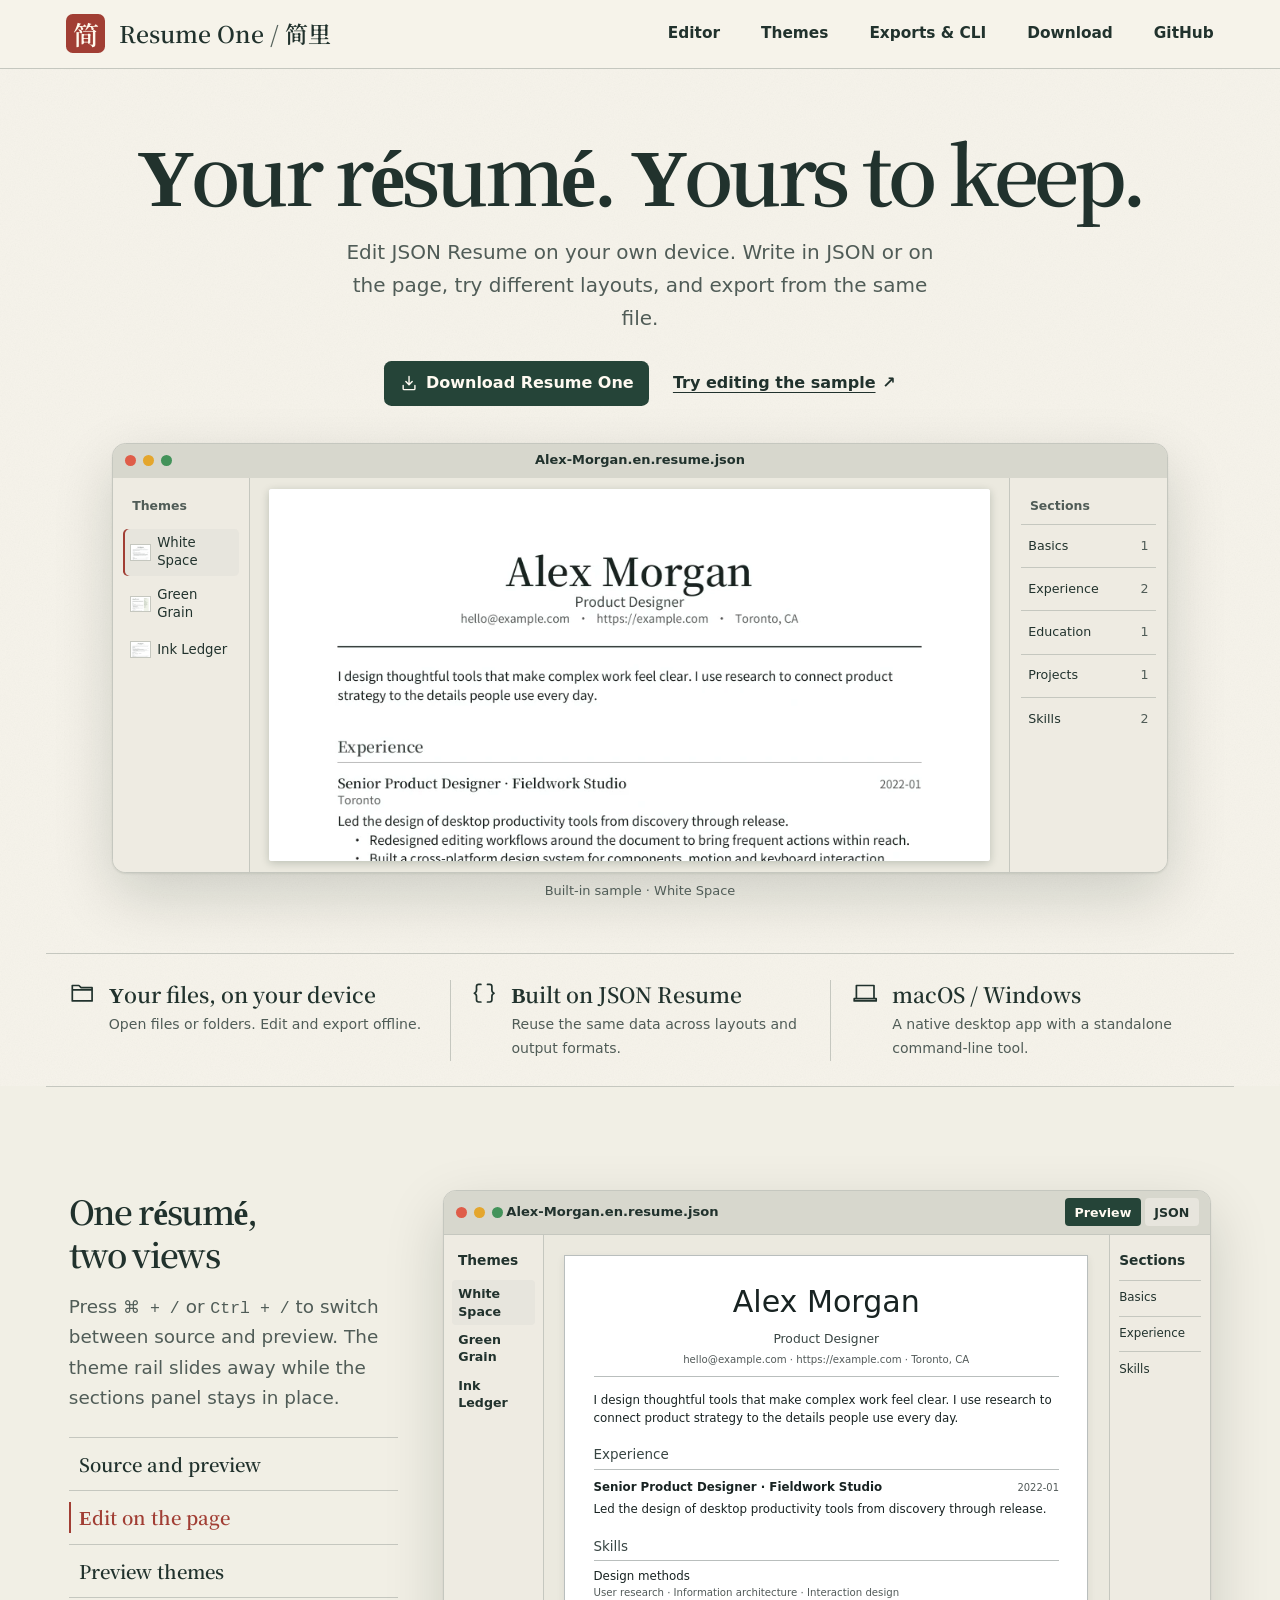
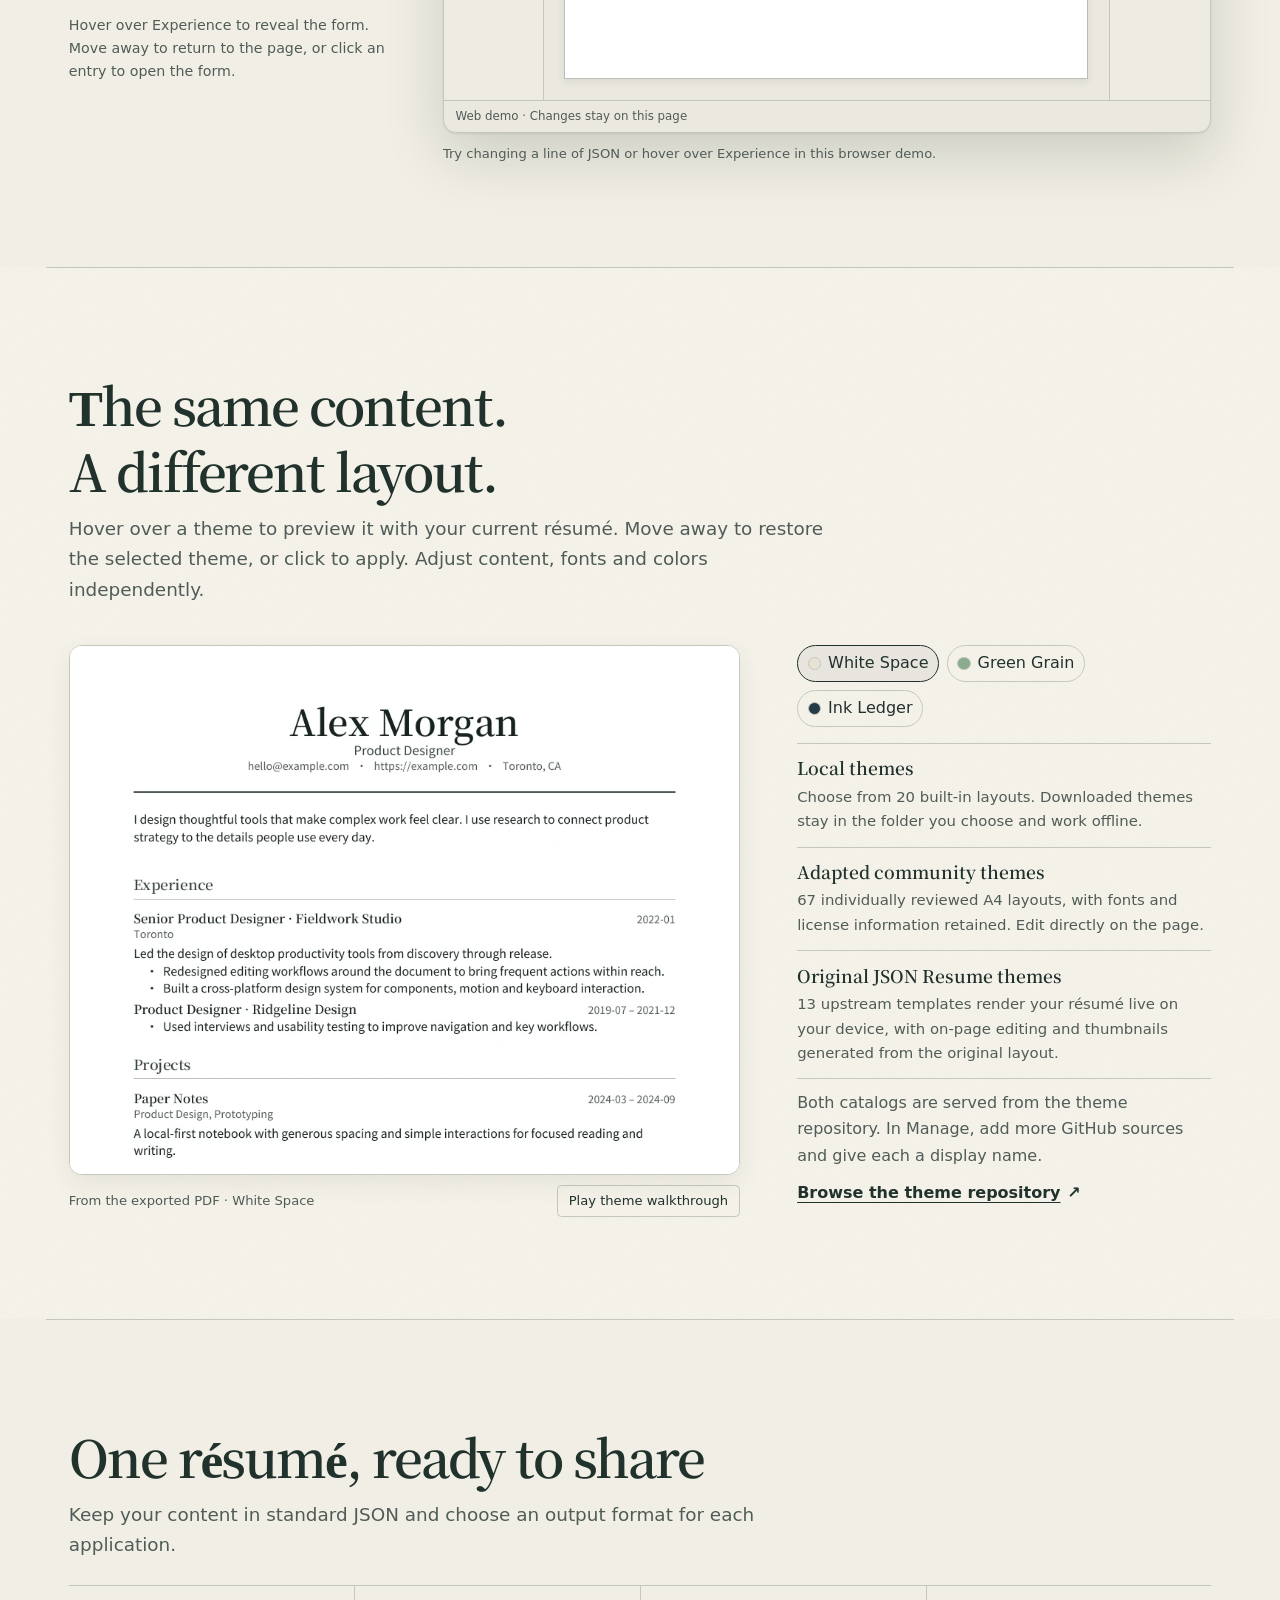
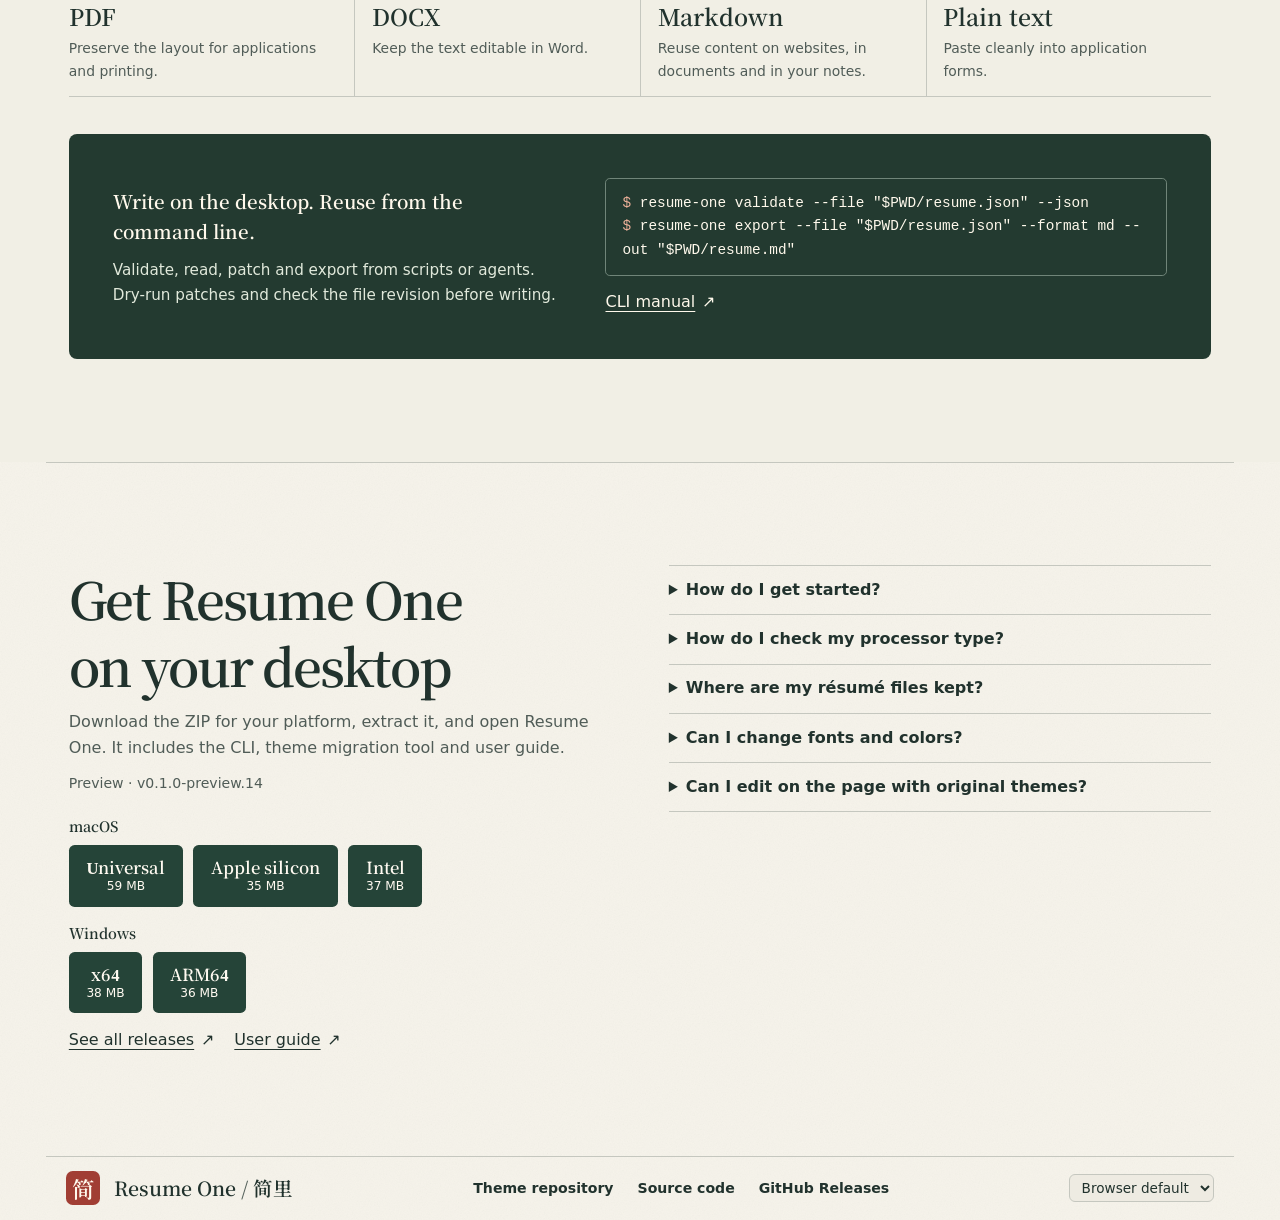
<file: site/index.html>
<!doctype html>
<html lang="zh-CN" data-resume="assets/resume.zh.json" data-site-theme="zhibai">
<head>
  <meta charset="utf-8">
  <meta name="viewport" content="width=device-width, initial-scale=1">
  <meta name="description" content="简里是 macOS 和 Windows 上的本地 JSON Resume 编辑器。编辑源码、在纸面修改、悬停试穿主题，再导出 PDF、DOCX、Markdown 或纯文本。">
  <meta name="theme-color" content="#f6f3ea">
  <title>Resume One 简里 · 本地 JSON Resume 编辑器</title>
  <link rel="alternate" hreflang="zh-CN" href="index.html?lang=zh-CN">
  <link rel="alternate" hreflang="en" href="en.html?lang=en">
  <link rel="icon" href="assets/seal.svg" type="image/svg+xml">
  <script>
    try {
      const theme = localStorage.getItem("resume-one-site-theme");
      if (theme === "qinghe" || theme === "moxu") document.documentElement.dataset.siteTheme = theme;
    } catch {}
  </script>
  <script src="language.js"></script>
  <link rel="stylesheet" href="site.css">
  <link rel="preload" href="assets/jianli-display.woff2" as="font" type="font/woff2" crossorigin>
  <script src="download.js" defer></script>
  <script src="site.js" defer></script>
</head>
<body>
  <a class="skip" href="#main">跳到正文</a>
  <header class="masthead">
    <div class="masthead-inner frame">
      <a class="brand" href="./" aria-label="Resume One 简里首页">
        <span class="seal" aria-hidden="true">简</span>
        <span>Resume One <span class="brand-divider">/</span> 简里</span>
      </a>
      <details class="mobile-menu" hidden>
        <summary>菜单</summary>
        <div class="mobile-menu-panel"></div>
      </details>
      <nav aria-label="主导航">
        <a href="#editor">编辑体验</a>
        <a href="#themes">主题</a>
        <a href="#workflow">导出与 CLI</a>
        <a id="nav-download" href="#download">下载</a>
        <a href="https://github.com/sctb512/resume-one/blob/main/README.zh-CN.md">GitHub</a>
      </nav>
    </div>
    <div class="reading-progress" aria-hidden="true"></div>
  </header>

  <span id="preview-status" class="visually-hidden" role="status"></span>

  <main id="main" tabindex="-1">
    <section class="hero frame" aria-labelledby="headline">
      <div class="hero-copy">
        <h1 id="headline"><span>把简历，</span><span>留在自己手里。</span></h1>
        <p><span class="wide-copy">在本机编辑 JSON Resume。改源码、在纸面写作、试穿主题，再从同一份简历导出。</span><span class="compact-copy">在本机编辑 JSON Resume，试穿主题，从同一份简历导出。</span></p>
        <div class="hero-actions">
          <div class="hero-download-control">
            <a class="primary" id="hero-download" href="#download">
              <svg viewBox="0 0 20 20" aria-hidden="true"><path d="M10 2.75v9m-3.5-3.5L10 12l3.5-3.75M3.5 12.75v3.5a1 1 0 0 0 1 1h11a1 1 0 0 0 1-1v-3.5"/></svg>
              <span class="wide-copy">下载简里</span>
              <span class="compact-copy">桌面版下载<small>macOS / Windows</small></span>
            </a>
          </div>
          <a class="text-link hero-demo-link" href="#editor"><span class="wide-copy">试改一处</span><span class="compact-copy">试用交互演示</span><span aria-hidden="true">↗</span></a>
        </div>
        <a class="hero-other-platforms" href="#download" hidden>选择其他平台</a>
      </div>

      <figure class="preview">
        <div class="preview-window hero-window">
          <div class="window-title">
            <span class="window-dots" aria-hidden="true"><i></i><i></i><i></i></span>
            <span>林清和.resume.json</span>
          </div>
          <div class="workspace">
            <div class="theme-options" role="group" aria-label="试穿主题">
              <span class="hero-rail-title">主题</span>
              <button type="button" data-theme-choice="zhibai" aria-pressed="true" aria-controls="preview-sheet"><img src="assets/zhibai.webp" alt="" width="26" height="21" aria-hidden="true">知白</button>
              <button type="button" data-theme-choice="qinghe" aria-pressed="false" aria-controls="preview-sheet"><img src="assets/qinghe.webp" alt="" width="26" height="21" aria-hidden="true">青禾</button>
              <button type="button" data-theme-choice="moxu" aria-pressed="false" aria-controls="preview-sheet"><img src="assets/moxu.webp" alt="" width="26" height="21" aria-hidden="true">墨序</button>
            </div>
            <div class="sheet-mat">
              <div id="preview-sheet" class="sample-sheet hero-sheet" role="img" data-theme-sample data-visible-theme="zhibai"
                   aria-label="林清和的示例简历，知白主题的 PDF 首页节选">
                <img src="assets/zhibai.webp" data-sheet="zhibai" width="906" height="716" alt="" aria-hidden="true" fetchpriority="high">
                <img src="assets/qinghe.webp" data-sheet="qinghe" width="906" height="716" alt="" aria-hidden="true" fetchpriority="low">
                <img src="assets/moxu.webp" data-sheet="moxu" width="906" height="716" alt="" aria-hidden="true" fetchpriority="low">
              </div>
            </div>
            <div class="hero-module-rail" aria-hidden="true">
              <span class="hero-rail-title">模块</span>
              <span>基本信息 <span>1</span></span>
              <span>工作经历 <span>2</span></span>
              <span>教育经历 <span>1</span></span>
              <span>项目经历 <span>1</span></span>
              <span>技能 <span>2</span></span>
            </div>
          </div>
        </div>
        <figcaption>内置示例 <span aria-hidden="true">·</span> <span data-theme-caption>知白</span></figcaption>
      </figure>
    </section>

    <ul class="proof-band frame" aria-label="简里概览">
      <li>
        <svg viewBox="0 0 24 24" aria-hidden="true"><path d="M3 19h18V7H11L9 5H3z M3 9h18"/></svg>
        <div><strong>本地文件，自己掌控</strong><span>打开文件或目录，离线编辑和导出。</span></div>
      </li>
      <li>
        <svg viewBox="0 0 24 24" aria-hidden="true"><path d="M9 4H7a2 2 0 0 0-2 2v3a3 3 0 0 1-2 3 3 3 0 0 1 2 3v3a2 2 0 0 0 2 2h2m6-16h2a2 2 0 0 1 2 2v3a3 3 0 0 0 2 3 3 3 0 0 0-2 3v3a2 2 0 0 1-2 2h-2"/></svg>
        <div><strong>基于 JSON Resume</strong><span>内容和样式分开，一份数据可以反复使用。</span></div>
      </li>
      <li>
        <svg viewBox="0 0 24 24" aria-hidden="true"><path d="M4 17V5h16v12m-18 0h20v2H2z"/></svg>
        <div><strong>macOS / Windows</strong><span>原生桌面应用，附独立命令行工具。</span></div>
      </li>
    </ul>

    <div class="chapter-band">
      <section id="editor" class="editor-demo frame chapter" aria-labelledby="editor-title">
        <div class="editor-intro" data-reveal>
          <h2 id="editor-title">一份简历，两种视图</h2>
          <p><span class="pointer-copy">按 <kbd>⌘ + /</kbd> 或 <kbd>Ctrl + /</kbd> 在源码与预览间切换。左侧主题栏随视图收放，右侧模块栏留在原位。</span><span class="touch-copy">点工作经历编辑，点 JSON 查看源码。</span></p>
          <div class="demo-guide" role="group" aria-label="选择演示">
            <button type="button" data-demo-step="source" aria-pressed="false">源码与预览</button>
            <button type="button" data-demo-step="paper" aria-pressed="true">纸面编辑</button>
            <button type="button" data-demo-step="themes" aria-pressed="false">主题试穿</button>
          </div>
          <p id="demo-guide-note" class="demo-guide-note">把鼠标移到工作经历上。表单淡入，移开后回到干净纸面。也可以点击工作经历打开表单。</p>
        </div>

        <figure class="demo-figure" data-reveal>
          <div class="demo-window preview-window" data-mode="paper" tabindex="-1">
            <div class="demo-toolbar">
              <span class="window-dots" aria-hidden="true"><i></i><i></i><i></i></span>
              <span class="demo-filename">林清和.resume.json</span>
              <div class="demo-modes" role="group" aria-label="切换演示视图">
                <button type="button" data-demo-mode="paper" aria-pressed="true" aria-controls="demo-paper">预览</button>
                <button type="button" data-demo-mode="source" aria-pressed="false" aria-controls="demo-json">JSON</button>
              </div>
            </div>
            <div class="demo-workspace">
              <aside class="demo-theme-rail" aria-label="演示主题">
                <p class="demo-rail-title">主题</p>
                <button type="button" data-theme-choice="zhibai" aria-pressed="true" aria-controls="demo-paper">知白</button>
                <button type="button" data-theme-choice="qinghe" aria-pressed="false" aria-controls="demo-paper">青禾</button>
                <button type="button" data-theme-choice="moxu" aria-pressed="false" aria-controls="demo-paper">墨序</button>
              </aside>
              <div class="demo-content">
                <div id="demo-paper" class="demo-paper-view">
                  <article class="demo-paper" aria-label="示例简历预览">
                    <header class="demo-resume-header">
                      <div>
                        <h3 data-resume-field="name">林清和</h3>
                        <p class="demo-position" data-resume-field="label">产品设计师 · Product Designer</p>
                      </div>
                      <p class="demo-contact"><span data-resume-field="email">hello@example.com</span><span data-resume-field="url">https://example.com</span><span data-resume-field="location">上海, CN</span></p>
                    </header>
                    <p class="demo-summary" data-resume-field="summary">专注于清晰、克制且有温度的体验设计。以用户研究连接产品策略与细节，擅长将复杂流程整理为自然、易用的工具。</p>
                    <section id="demo-experience" class="demo-experience">
                      <h4>工作经历</h4>
                      <button id="demo-edit-toggle" type="button" class="demo-work-row" aria-expanded="false" aria-controls="demo-form">
                        <span class="demo-work-title"><span data-resume-field="position">高级产品设计师</span><span data-resume-field="company">示例工作室</span></span>
                        <span class="demo-date" data-resume-field="range">2022-01</span>
                      </button>
                      <p class="demo-work-summary" data-resume-field="workSummary">负责桌面效率工具从概念、原型到交付的完整体验。</p>
                      <div id="demo-form" class="demo-form" inert>
                        <label>职位<input id="demo-job" type="text" value="高级产品设计师" autocomplete="off" maxlength="60"></label>
                        <label>机构<input id="demo-company" type="text" value="示例工作室" autocomplete="off" maxlength="60"></label>
                      </div>
                    </section>
                    <section class="demo-skills">
                      <h4>技能</h4>
                      <p data-resume-field="skillName">设计方法</p>
                      <p class="demo-skill-keywords" data-resume-field="skillKeywords">用户研究 · 信息架构 · 交互设计</p>
                    </section>
                  </article>
                </div>
                <div id="demo-json" class="demo-json-view" hidden>
                  <div class="demo-code">
                    <pre id="demo-highlight" aria-hidden="true"></pre>
                    <textarea id="demo-source" aria-label="示例简历 JSON" spellcheck="false" autocomplete="off" autocapitalize="off">{
  "basics": {
    "name": "林清和",
    "label": "产品设计师 · Product Designer",
    "email": "hello@example.com",
    "url": "https://example.com",
    "location": { "city": "上海", "countryCode": "CN" },
    "summary": "专注于清晰、克制且有温度的体验设计。以用户研究连接产品策略与细节，擅长将复杂流程整理为自然、易用的工具。"
  },
  "work": [
    {
      "name": "示例工作室",
      "position": "高级产品设计师",
      "location": "上海",
      "startDate": "2022-01",
      "summary": "负责桌面效率工具从概念、原型到交付的完整体验。",
      "highlights": [
        "重构内容编辑流程，将常用操作收敛到文档上下文中。",
        "建立跨平台设计系统，统一组件、动效与键盘操作。"
      ]
    },
    {
      "name": "远山设计",
      "position": "产品设计师",
      "startDate": "2019-07",
      "endDate": "2021-12",
      "highlights": ["通过访谈与可用性测试，持续改善信息架构和关键任务流程。"]
    }
  ],
  "projects": [
    {
      "name": "纸间 · Paper Notes",
      "roles": ["体验设计", "交互原型"],
      "startDate": "2024-03",
      "endDate": "2024-09",
      "description": "一款关注阅读与写作的本地笔记工具，用留白和轻量交互保留专注。"
    }
  ],
  "education": [
    {
      "institution": "示例大学",
      "area": "视觉传达设计",
      "studyType": "学士",
      "startDate": "2015-09",
      "endDate": "2019-06"
    }
  ],
  "skills": [
    { "name": "设计方法", "keywords": ["用户研究", "信息架构", "交互设计"] },
    { "name": "设计工具", "keywords": ["Figma", "原型设计", "Design Systems"] }
  ],
  "languages": [{ "language": "英语", "fluency": "工作交流" }]
}</textarea>
                  </div>
                </div>
              </div>
              <aside class="demo-module-rail" aria-label="演示模块">
                <p class="demo-rail-title">模块</p>
                <span>基本信息</span>
                <span>工作经历</span>
                <span>技能</span>
              </aside>
            </div>
            <div class="demo-footer">
              <div class="demo-status" id="demo-state" role="status">网页演示 · 修改仅保存在本页</div>
              <details class="demo-mobile-modules" hidden>
                <summary>模块</summary>
              </details>
            </div>
          </div>
          <figcaption><span class="pointer-copy">网页版节选 · 在浏览器试改一行 JSON，或把鼠标移到工作经历上。</span><span class="touch-copy">桌面版快捷键：<kbd>⌘ + /</kbd> 或 <kbd>Ctrl + /</kbd></span></figcaption>
        </figure>
      </section>
    </div>

    <section id="themes" class="theme-story workflow frame chapter" aria-labelledby="themes-title">
      <header class="section-lead" data-reveal>
        <h2 id="themes-title"><span>同一份内容，</span><span>换一种版式</span></h2>
        <p><span class="pointer-copy">把鼠标移到主题上，简里用当前简历试穿。移开恢复，点击才应用。内容、字体和配色可以各自调整。</span><span class="touch-copy">轻点主题，立即换版。简历内容、字体和配色可以各自调整。</span></p>
      </header>
      <figure class="theme-motion" data-reveal>
        <div class="theme-stage">
          <div id="theme-sample" class="sample-sheet" role="img" data-theme-sample data-visible-theme="zhibai"
               aria-label="林清和的示例简历，知白主题的 PDF 首页节选">
            <img src="assets/zhibai.webp" data-sheet="zhibai" width="906" height="716" alt="" aria-hidden="true">
            <img src="assets/qinghe.webp" data-sheet="qinghe" width="906" height="716" alt="" aria-hidden="true">
            <img src="assets/moxu.webp" data-sheet="moxu" width="906" height="716" alt="" aria-hidden="true">
          </div>
          <img id="theme-motion-image" src="assets/theme-switch-poster.webp" data-animation="assets/theme-switch.gif"
               width="960" height="574" loading="lazy" hidden
               alt="光标悬停青禾时纸面改变，移开恢复知白。点击墨序后移开，纸面保留墨序。">
        </div>
        <figcaption>
          <span id="theme-sample-caption">实际导出节选 <span aria-hidden="true">·</span> <span data-theme-caption>知白</span></span>
          <span id="theme-motion-caption" hidden>悬停试穿 · 移开还原 · 点击应用</span>
          <button type="button" id="theme-motion-toggle" aria-controls="theme-motion-image" aria-expanded="false" hidden>播放切换演示</button>
        </figcaption>
      </figure>
      <div class="theme-library" data-reveal>
        <div class="site-theme-choices" role="group" aria-label="切换网站与简历主题">
          <button type="button" data-theme-choice="zhibai" aria-pressed="true" aria-controls="theme-sample">知白</button>
          <button type="button" data-theme-choice="qinghe" aria-pressed="false" aria-controls="theme-sample">青禾</button>
          <button type="button" data-theme-choice="moxu" aria-pressed="false" aria-controls="theme-sample">墨序</button>
        </div>
        <dl class="theme-types">
          <div><dt>本地主题</dt><dd>内置 20 套原生排版。在线下载的主题也保存在你选择的本地目录，下载后可离线使用。</dd></div>
          <div><dt>迁移版社区主题</dt><dd>67 套逐个审校的 A4 版式，保留字体和许可。打开纸面即可编辑。</dd></div>
          <div><dt>原版 JSON Resume</dt><dd>13 套上游模板，用当前简历在本机实时渲染。支持纸面悬停编辑，并生成原版样式缩略图。</dd></div>
        </dl>
        <p>两个在线目录来自同一个主题仓库。在「管理」可添加多个 GitHub 来源，并为每个来源设置展示名称。</p>
        <a class="text-link" href="https://github.com/sctb512/resume-one-themes/blob/main/README.zh-CN.md"><span>浏览主题仓库</span><span aria-hidden="true">↗</span></a>
      </div>
    </section>

    <div class="chapter-band">
      <section id="workflow" class="workflow output-section frame chapter" aria-labelledby="workflow-title">
        <header class="section-lead" data-reveal>
          <h2 id="workflow-title">一份简历，按需导出</h2>
          <p>用标准 JSON 管理内容，投递时选合适的文件格式。</p>
        </header>
        <dl class="formats" data-reveal>
          <div><dt>PDF</dt><dd>保留版式，适合投递和打印。</dd></div>
          <div><dt>DOCX</dt><dd>保留可编辑文字，方便继续修改。</dd></div>
          <div><dt>Markdown</dt><dd>便于复用到网站、文档和知识库。</dd></div>
          <div><dt>纯文本</dt><dd>适合复制进招聘表单。</dd></div>
        </dl>
        <div class="cli-panel" data-reveal>
          <div>
            <h3>桌面写作，命令行复用</h3>
            <p>用 CLI 校验、读取、打补丁和导出，接入脚本或 Agent。补丁可预演，也可用文件版本检查防止覆盖后来修改的内容。</p>
          </div>
          <div class="cli-example">
            <pre aria-label="CLI 示例"><code><span aria-hidden="true">$ </span>resume-one validate --file "$PWD/resume.json" --json
<span aria-hidden="true">$ </span>resume-one export --file "$PWD/resume.json" --format md --out "$PWD/resume.md"</code></pre>
            <a class="text-link" href="https://github.com/sctb512/resume-one/blob/main/docs/cli-manual.zh-CN.md"><span>打开 CLI 手册</span><span aria-hidden="true">↗</span></a>
          </div>
        </div>
      </section>
    </div>

    <section id="download" class="workflow download-section frame chapter" aria-labelledby="download-title">
      <div>
        <h2 id="download-title" data-reveal>把简里带到桌面</h2>
        <p>下载对应平台的 ZIP，解压后打开简里。压缩包内附 CLI、主题迁移工具和使用手册。</p>
        <p id="download-release" class="download-release" data-preview-label="预览版" data-recommended-label="推荐" hidden></p>
        <div class="download-platforms">
          <section aria-labelledby="macos-download-title">
            <h3 id="macos-download-title">macOS</h3>
            <div class="hero-actions">
              <a class="primary" data-download="macos-universal" data-size="59472197" aria-label="macOS · 通用版" href="https://github.com/sctb512/resume-one/releases/download/v0.1.0-preview.14/Resume-One-macOS-universal-unsigned.zip">通用版</a>
              <a class="primary" data-download="macos-arm64" data-size="35072391" aria-label="macOS · Apple 芯片" href="https://github.com/sctb512/resume-one/releases/download/v0.1.0-preview.14/Resume-One-macOS-arm64-unsigned.zip">Apple 芯片</a>
              <a class="primary" data-download="macos-x64" data-size="36852520" aria-label="macOS · Intel" href="https://github.com/sctb512/resume-one/releases/download/v0.1.0-preview.14/Resume-One-macOS-x64-unsigned.zip">Intel</a>
            </div>
          </section>
          <section aria-labelledby="windows-download-title">
            <h3 id="windows-download-title">Windows</h3>
            <div class="hero-actions">
              <a class="primary" data-download="windows-x64" data-size="37803389" aria-label="Windows · x64" href="https://github.com/sctb512/resume-one/releases/download/v0.1.0-preview.14/Resume-One-Windows-x64-unsigned.zip">x64</a>
              <a class="primary" data-download="windows-arm64" data-size="35916348" aria-label="Windows · ARM64" href="https://github.com/sctb512/resume-one/releases/download/v0.1.0-preview.14/Resume-One-Windows-arm64-unsigned.zip">ARM64</a>
            </div>
          </section>
        </div>
        <div class="download-links">
          <a class="text-link" href="https://github.com/sctb512/resume-one/releases"><span>查看所有版本</span><span aria-hidden="true">↗</span></a>
          <a class="text-link" href="https://github.com/sctb512/resume-one/blob/main/docs/user-manual.zh-CN.md"><span>阅读用户手册</span><span aria-hidden="true">↗</span></a>
        </div>
      </div>
      <div class="faq" data-reveal aria-label="下载与使用常见问题">
        <details><summary>怎样开始编辑？</summary><p>解压后打开简里，通过「打开 JSON」编辑现有简历，或在「打开」菜单中选择「新建简历」。关闭前保存 JSON，需要投递时再导出 PDF。</p></details>
        <details><summary>如何确认处理器类型？</summary><p>在 Mac 上，从苹果菜单打开「关于本机」，查看「芯片」或「处理器」。在 Windows 上，打开「设置 → 系统 → 关于」，查看「系统类型」，选择 x64 或 ARM64。</p></details>
        <details><summary>简历文件放在哪里？</summary><p>由你决定。可以用普通本地目录，也可以选择 iCloud Drive 或 OneDrive 文件夹，由对应服务同步。应用内预览与导出都在本机完成。</p></details>
        <details><summary>可以修改字体和配色吗？</summary><p>可以。在「外观」里悬停试用本机字体和颜色，确认后保存为个人设置。也可导入字体或从屏幕取色，简历 JSON 保持原样。</p></details>
        <details><summary>原版主题也能在纸上编辑吗？</summary><p>可以。鼠标移到已显示的模块或条目上会打开表单，改动可撤销。增删条目可用右侧模块栏。原版 PDF 和原样缩略图需要本机 Chrome、Edge 或 Chromium。</p></details>
      </div>
    </section>
  </main>

  <footer class="footer frame">
    <a class="brand" href="./" aria-label="Resume One 简里首页">
      <span class="seal" aria-hidden="true">简</span>
      <span>Resume One <span class="brand-divider">/</span> 简里</span>
    </a>
    <nav aria-label="项目资源">
      <a href="https://github.com/sctb512/resume-one-themes/blob/main/README.zh-CN.md">主题仓库</a>
      <a href="https://github.com/sctb512/resume-one/blob/main/README.zh-CN.md">源代码</a>
      <a href="https://github.com/sctb512/resume-one/releases">GitHub Releases</a>
    </nav>
      <label class="language-picker">
        <span class="visually-hidden">网站语言</span>
        <select id="site-language">
          <option value="auto">跟随浏览器</option>
          <option value="zh-CN">简体中文</option>
          <option value="en">English</option>
        </select>
      </label>
  </footer>
</body>
</html>
</file>
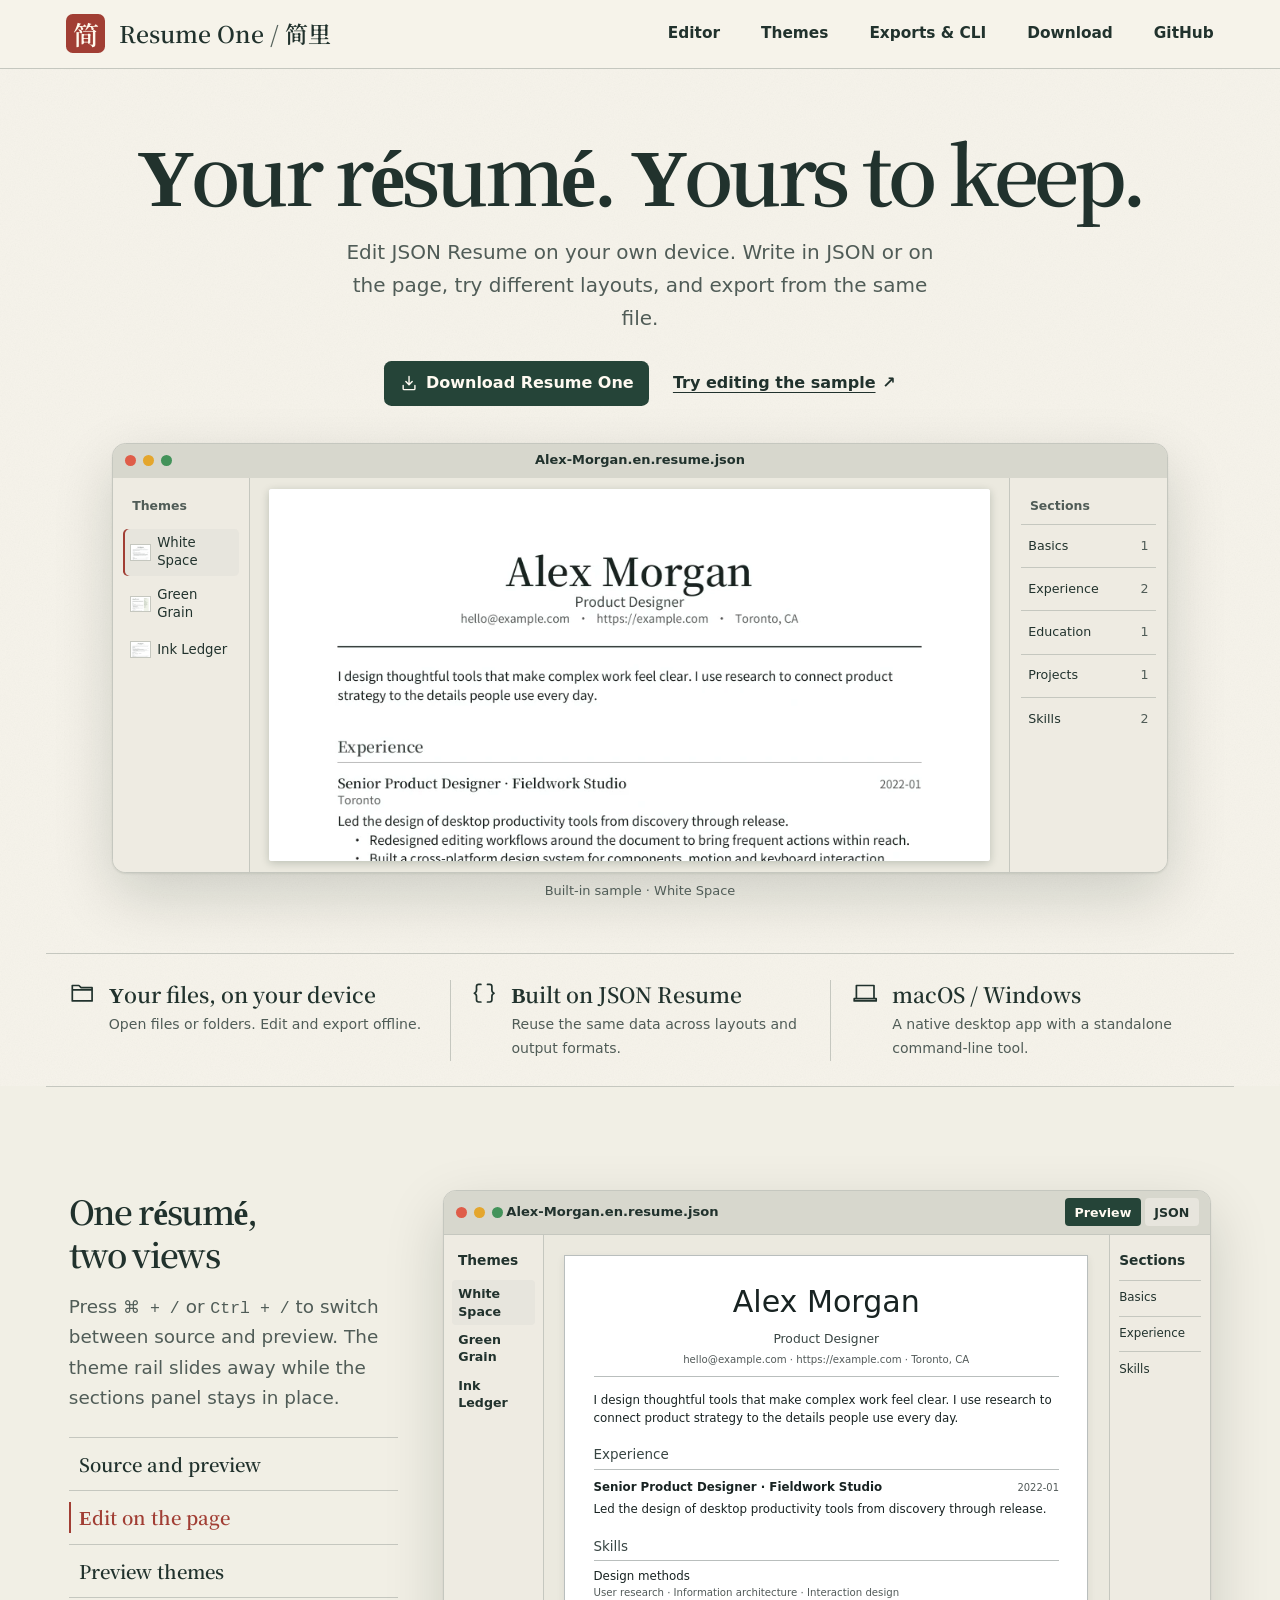
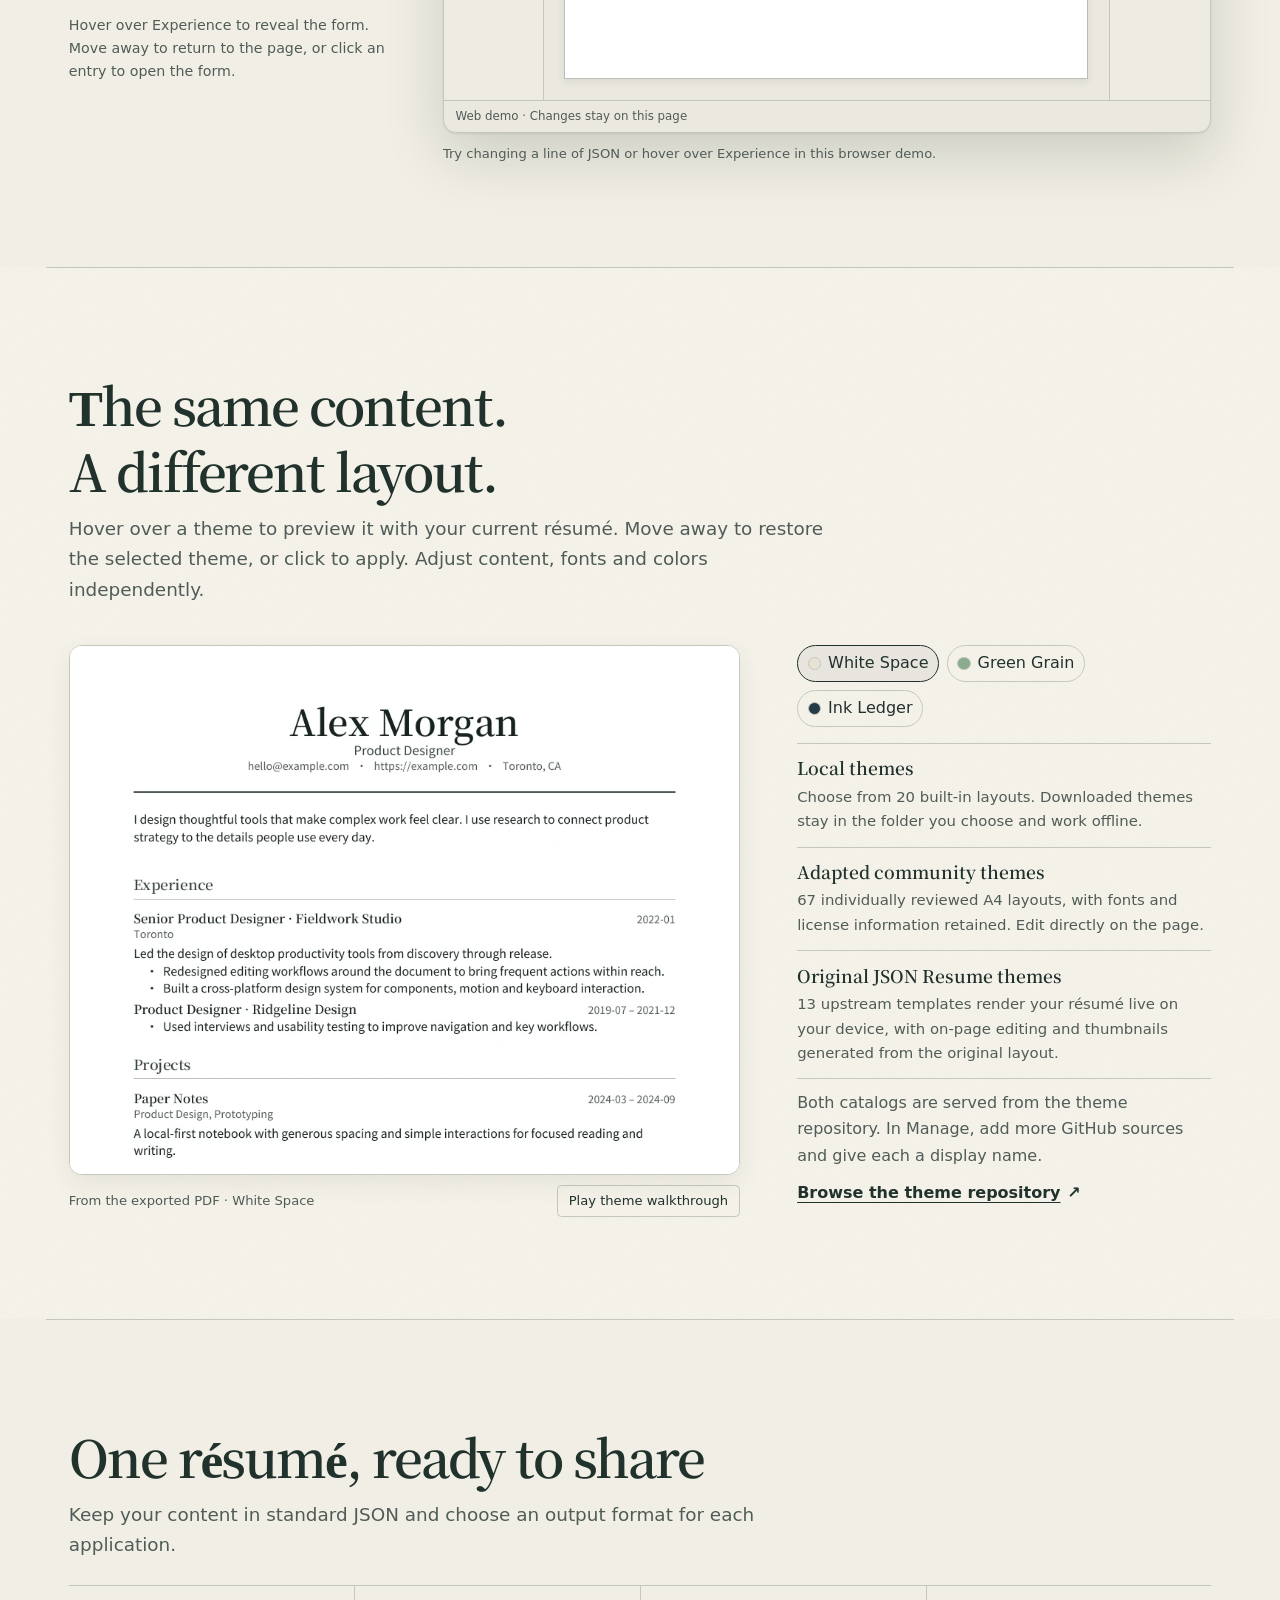
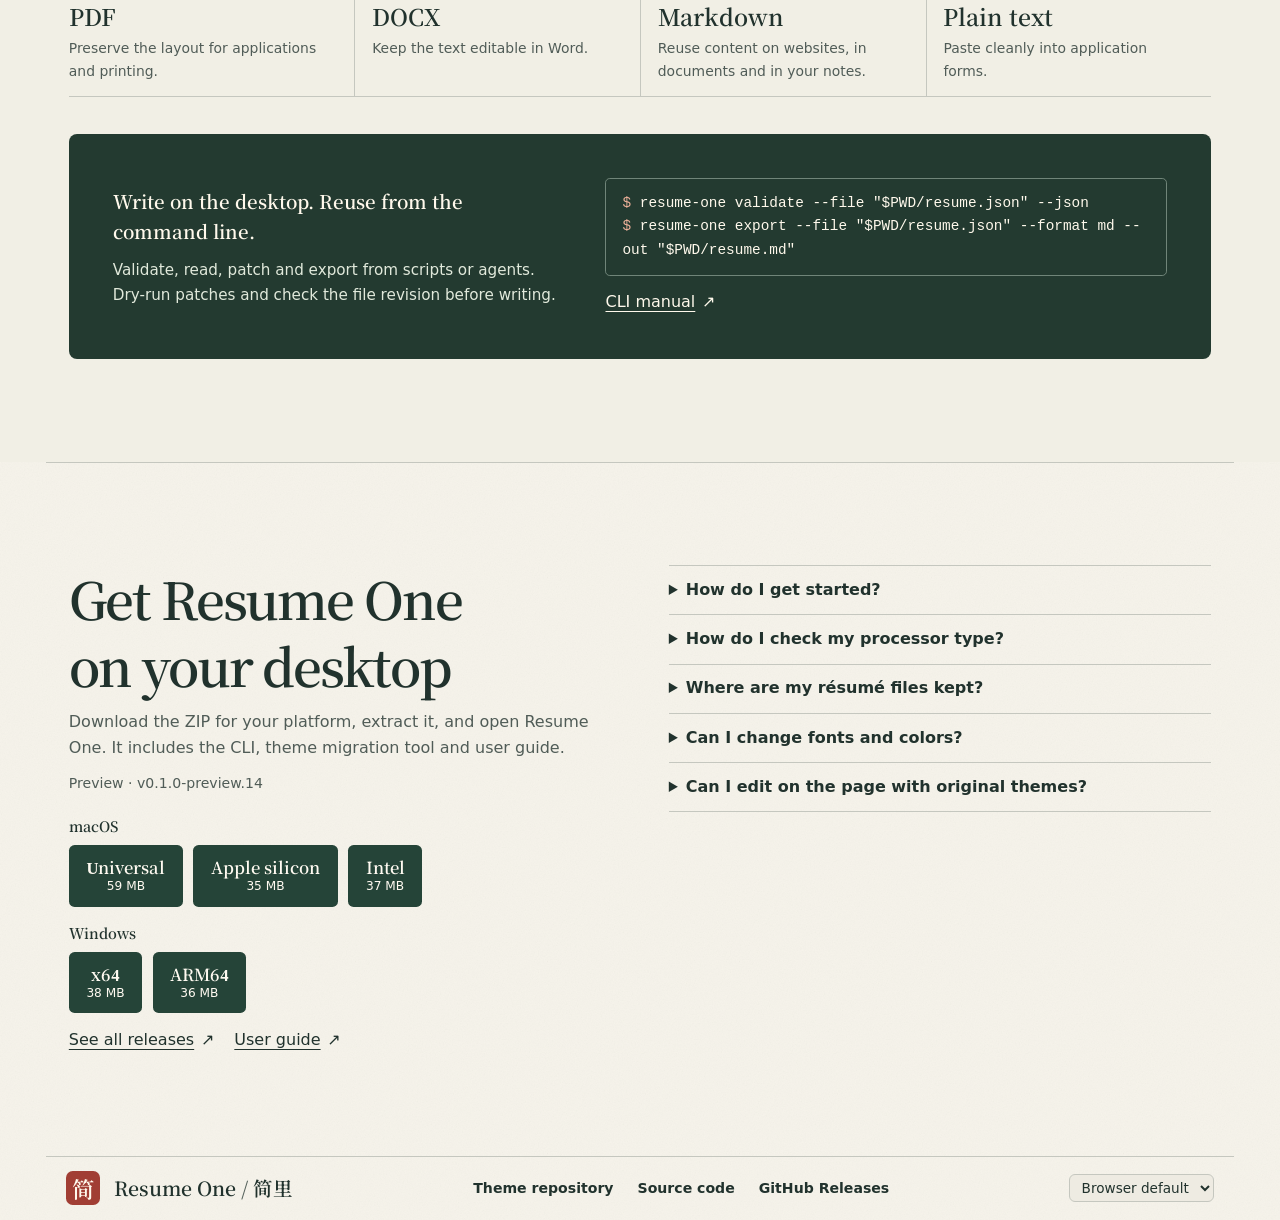
<file: site/en.html>
<!doctype html>
<html lang="en" data-resume="assets/resume.en.json" data-site-theme="zhibai">
<head>
  <meta charset="utf-8">
  <meta name="viewport" content="width=device-width, initial-scale=1">
  <meta name="description" content="Resume One is a local JSON Resume editor for macOS and Windows. Edit JSON or write on the page, preview themes on hover, and export to PDF, DOCX, Markdown or plain text.">
  <meta name="theme-color" content="#f6f3ea">
  <title>Resume One · Local JSON Resume Editor</title>
  <link rel="alternate" hreflang="zh-CN" href="index.html?lang=zh-CN">
  <link rel="alternate" hreflang="en" href="en.html?lang=en">
  <link rel="icon" href="assets/seal.svg" type="image/svg+xml">
  <script>
    try {
      const theme = localStorage.getItem("resume-one-site-theme");
      if (theme === "qinghe" || theme === "moxu") document.documentElement.dataset.siteTheme = theme;
    } catch {}
  </script>
  <script src="language.js"></script>
  <link rel="stylesheet" href="site.css">
  <link rel="preload" href="assets/jianli-display.woff2" as="font" type="font/woff2" crossorigin>
  <script src="download.js" defer></script>
  <script src="site.js" defer></script>
</head>
<body>
  <a class="skip" href="#main">Skip to content</a>
  <header class="masthead">
    <div class="masthead-inner frame">
      <a class="brand" href="en.html" aria-label="Resume One home">
        <span class="seal" aria-hidden="true">简</span>
        <span>Resume One <span class="brand-divider">/</span> 简里</span>
      </a>
      <details class="mobile-menu" hidden>
        <summary>Menu</summary>
        <div class="mobile-menu-panel"></div>
      </details>
      <nav aria-label="Main navigation">
        <a href="#editor">Editor</a>
        <a href="#themes">Themes</a>
        <a href="#workflow">Exports &amp; CLI</a>
        <a id="nav-download" href="#download">Download</a>
        <a href="https://github.com/sctb512/resume-one">GitHub</a>
      </nav>
    </div>
    <div class="reading-progress" aria-hidden="true"></div>
  </header>

  <span id="preview-status" class="visually-hidden" role="status"></span>

  <main id="main" tabindex="-1">
    <section class="hero frame" aria-labelledby="headline">
      <div class="hero-copy">
        <h1 id="headline"><span>Your résumé.</span> <span>Yours to keep.</span></h1>
        <p><span class="wide-copy">Edit JSON Resume on your own device. Write in JSON or on the page, try different layouts, and export from the same file.</span><span class="compact-copy">Edit JSON Resume locally, try different themes, and export from the same file.</span></p>
        <div class="hero-actions">
          <div class="hero-download-control">
            <a class="primary" id="hero-download" href="#download">
              <svg viewBox="0 0 20 20" aria-hidden="true"><path d="M10 2.75v9m-3.5-3.5L10 12l3.5-3.75M3.5 12.75v3.5a1 1 0 0 0 1 1h11a1 1 0 0 0 1-1v-3.5"/></svg>
              <span class="wide-copy">Download Resume One</span>
              <span class="compact-copy">Desktop app<small>macOS / Windows</small></span>
            </a>
          </div>
          <a class="text-link hero-demo-link" href="#editor"><span class="wide-copy">Try editing the sample</span><span class="compact-copy">Try the demo</span><span aria-hidden="true">↗</span></a>
        </div>
        <a class="hero-other-platforms" href="#download" hidden>Other platforms</a>
      </div>

      <figure class="preview">
        <div class="preview-window hero-window">
          <div class="window-title">
            <span class="window-dots" aria-hidden="true"><i></i><i></i><i></i></span>
            <span>Alex-Morgan.en.resume.json</span>
          </div>
          <div class="workspace">
            <div class="theme-options" role="group" aria-label="Preview a theme">
              <span class="hero-rail-title">Themes</span>
              <button type="button" data-theme-choice="zhibai" aria-pressed="true" aria-controls="preview-sheet"><img src="assets/zhibai-en.webp" alt="" width="26" height="21" aria-hidden="true">White Space</button>
              <button type="button" data-theme-choice="qinghe" aria-pressed="false" aria-controls="preview-sheet"><img src="assets/qinghe-en.webp" alt="" width="26" height="21" aria-hidden="true">Green Grain</button>
              <button type="button" data-theme-choice="moxu" aria-pressed="false" aria-controls="preview-sheet"><img src="assets/moxu-en.webp" alt="" width="26" height="21" aria-hidden="true">Ink Ledger</button>
            </div>
            <div class="sheet-mat">
              <div id="preview-sheet" class="sample-sheet hero-sheet" role="img" data-theme-sample data-visible-theme="zhibai"
                   aria-label="Alex Morgan’s sample résumé, from the first PDF page in the White Space theme">
                <img src="assets/zhibai-en.webp" data-sheet="zhibai" width="906" height="716" alt="" aria-hidden="true" fetchpriority="high">
                <img src="assets/qinghe-en.webp" data-sheet="qinghe" width="906" height="716" alt="" aria-hidden="true" fetchpriority="low">
                <img src="assets/moxu-en.webp" data-sheet="moxu" width="906" height="716" alt="" aria-hidden="true" fetchpriority="low">
              </div>
            </div>
            <div class="hero-module-rail" aria-hidden="true">
              <span class="hero-rail-title">Sections</span>
              <span>Basics <span>1</span></span>
              <span>Experience <span>2</span></span>
              <span>Education <span>1</span></span>
              <span>Projects <span>1</span></span>
              <span>Skills <span>2</span></span>
            </div>
          </div>
        </div>
        <figcaption>Built-in sample <span aria-hidden="true">·</span> <span data-theme-caption>White Space</span></figcaption>
      </figure>
    </section>

    <ul class="proof-band frame" aria-label="Resume One at a glance">
      <li>
        <svg viewBox="0 0 24 24" aria-hidden="true"><path d="M3 19h18V7H11L9 5H3z M3 9h18"/></svg>
        <div><strong>Your files, on your device</strong><span>Open files or folders. Edit and export offline.</span></div>
      </li>
      <li>
        <svg viewBox="0 0 24 24" aria-hidden="true"><path d="M9 4H7a2 2 0 0 0-2 2v3a3 3 0 0 1-2 3 3 3 0 0 1 2 3v3a2 2 0 0 0 2 2h2m6-16h2a2 2 0 0 1 2 2v3a3 3 0 0 0 2 3 3 3 0 0 0-2 3v3a2 2 0 0 1-2 2h-2"/></svg>
        <div><strong>Built on JSON Resume</strong><span>Reuse the same data across layouts and output formats.</span></div>
      </li>
      <li>
        <svg viewBox="0 0 24 24" aria-hidden="true"><path d="M4 17V5h16v12m-18 0h20v2H2z"/></svg>
        <div><strong>macOS / Windows</strong><span>A native desktop app with a standalone command-line tool.</span></div>
      </li>
    </ul>

    <div class="chapter-band">
      <section id="editor" class="editor-demo frame chapter" aria-labelledby="editor-title">
        <div class="editor-intro" data-reveal>
          <h2 id="editor-title">One résumé, two views</h2>
          <p><span class="pointer-copy">Press <kbd>⌘ + /</kbd> or <kbd>Ctrl + /</kbd> to switch between source and preview. The theme rail slides away while the sections panel stays in place.</span><span class="touch-copy">Tap Experience to edit, or tap JSON to see the source.</span></p>
          <div class="demo-guide" role="group" aria-label="Choose a demo">
            <button type="button" data-demo-step="source" aria-pressed="false">Source and preview</button>
            <button type="button" data-demo-step="paper" aria-pressed="true">Edit on the page</button>
            <button type="button" data-demo-step="themes" aria-pressed="false">Preview themes</button>
          </div>
          <p id="demo-guide-note" class="demo-guide-note">Hover over Experience to reveal the form. Move away to return to the page, or click the entry to open the form.</p>
        </div>

        <figure class="demo-figure" data-reveal>
          <div class="demo-window preview-window" data-mode="paper" tabindex="-1">
            <div class="demo-toolbar">
              <span class="window-dots" aria-hidden="true"><i></i><i></i><i></i></span>
              <span class="demo-filename">Alex-Morgan.en.resume.json</span>
              <div class="demo-modes" role="group" aria-label="Switch demo view">
                <button type="button" data-demo-mode="paper" aria-pressed="true" aria-controls="demo-paper">Preview</button>
                <button type="button" data-demo-mode="source" aria-pressed="false" aria-controls="demo-json">JSON</button>
              </div>
            </div>
            <div class="demo-workspace">
              <aside class="demo-theme-rail" aria-label="Demo themes">
                <p class="demo-rail-title">Themes</p>
                <button type="button" data-theme-choice="zhibai" aria-pressed="true" aria-controls="demo-paper">White Space</button>
                <button type="button" data-theme-choice="qinghe" aria-pressed="false" aria-controls="demo-paper">Green Grain</button>
                <button type="button" data-theme-choice="moxu" aria-pressed="false" aria-controls="demo-paper">Ink Ledger</button>
              </aside>
              <div class="demo-content">
                <div id="demo-paper" class="demo-paper-view">
                  <article class="demo-paper" aria-label="Sample résumé preview">
                    <header class="demo-resume-header">
                      <div>
                        <h3 data-resume-field="name">Alex Morgan</h3>
                        <p class="demo-position" data-resume-field="label">Product Designer</p>
                      </div>
                      <p class="demo-contact"><span data-resume-field="email">hello@example.com</span><span data-resume-field="url">https://example.com</span><span data-resume-field="location">Toronto, CA</span></p>
                    </header>
                    <p class="demo-summary" data-resume-field="summary">I design thoughtful tools that make complex work feel clear. I use research to connect product strategy to the details people use every day.</p>
                    <section id="demo-experience" class="demo-experience">
                      <h4>Experience</h4>
                      <button id="demo-edit-toggle" type="button" class="demo-work-row" aria-expanded="false" aria-controls="demo-form">
                        <span class="demo-work-title"><span data-resume-field="position">Senior Product Designer</span><span data-resume-field="company">Fieldwork Studio</span></span>
                        <span class="demo-date" data-resume-field="range">2022-01</span>
                      </button>
                      <p class="demo-work-summary" data-resume-field="workSummary">Led the design of desktop productivity tools from discovery through release.</p>
                      <div id="demo-form" class="demo-form" inert>
                        <label>Position<input id="demo-job" type="text" value="Senior Product Designer" autocomplete="off" maxlength="60"></label>
                        <label>Organization<input id="demo-company" type="text" value="Fieldwork Studio" autocomplete="off" maxlength="60"></label>
                      </div>
                    </section>
                    <section class="demo-skills">
                      <h4>Skills</h4>
                      <p data-resume-field="skillName">Design methods</p>
                      <p class="demo-skill-keywords" data-resume-field="skillKeywords">User research · Information architecture · Interaction design</p>
                    </section>
                  </article>
                </div>
                <div id="demo-json" class="demo-json-view" hidden>
                  <div class="demo-code">
                    <pre id="demo-highlight" aria-hidden="true"></pre>
                    <textarea id="demo-source" aria-label="Sample résumé JSON" spellcheck="false" autocomplete="off" autocapitalize="off">{
  "basics": {
    "name": "Alex Morgan",
    "label": "Product Designer",
    "email": "hello@example.com",
    "url": "https://example.com",
    "location": { "city": "Toronto", "countryCode": "CA" },
    "summary": "I design thoughtful tools that make complex work feel clear. I use research to connect product strategy to the details people use every day."
  },
  "work": [
    {
      "name": "Fieldwork Studio",
      "position": "Senior Product Designer",
      "location": "Toronto",
      "startDate": "2022-01",
      "summary": "Led the design of desktop productivity tools from discovery through release.",
      "highlights": [
        "Redesigned editing workflows around the document to bring frequent actions within reach.",
        "Built a cross-platform design system for components, motion and keyboard interaction."
      ]
    },
    {
      "name": "Ridgeline Design",
      "position": "Product Designer",
      "startDate": "2019-07",
      "endDate": "2021-12",
      "highlights": ["Used interviews and usability testing to improve navigation and key workflows."]
    }
  ],
  "projects": [
    {
      "name": "Paper Notes",
      "roles": ["Product Design", "Prototyping"],
      "startDate": "2024-03",
      "endDate": "2024-09",
      "description": "A local-first notebook with generous spacing and simple interactions for focused reading and writing."
    }
  ],
  "education": [
    {
      "institution": "Example University",
      "area": "Visual Communication",
      "studyType": "Bachelor of Design",
      "startDate": "2015-09",
      "endDate": "2019-06"
    }
  ],
  "skills": [
    { "name": "Design methods", "keywords": ["User research", "Information architecture", "Interaction design"] },
    { "name": "Design tools", "keywords": ["Figma", "Prototyping", "Design systems"] }
  ],
  "languages": [{ "language": "French", "fluency": "Professional working proficiency" }]
}</textarea>
                  </div>
                </div>
              </div>
              <aside class="demo-module-rail" aria-label="Demo sections">
                <p class="demo-rail-title">Sections</p>
                <span>Basics</span>
                <span>Experience</span>
                <span>Skills</span>
              </aside>
            </div>
            <div class="demo-footer">
              <div class="demo-status" id="demo-state" role="status">Web demo · Changes stay on this page</div>
              <details class="demo-mobile-modules" hidden>
                <summary>Sections</summary>
              </details>
            </div>
          </div>
          <figcaption><span class="pointer-copy">Try changing a line of JSON or hover over Experience in this browser demo.</span><span class="touch-copy">Desktop shortcut: <kbd>⌘ + /</kbd> or <kbd>Ctrl + /</kbd></span></figcaption>
        </figure>
      </section>
    </div>

    <section id="themes" class="theme-story workflow frame chapter" aria-labelledby="themes-title">
      <header class="section-lead" data-reveal>
        <h2 id="themes-title"><span>The same content.</span> <span>A different layout.</span></h2>
        <p><span class="pointer-copy">Hover over a theme to preview it with your current résumé. Move away to restore the selected theme, or click to apply. Adjust content, fonts and colors independently.</span><span class="touch-copy">Tap a theme to change the layout. Adjust the content, fonts and colors independently.</span></p>
      </header>
      <figure class="theme-motion" data-reveal>
        <div class="theme-stage">
          <div id="theme-sample" class="sample-sheet" role="img" data-theme-sample data-visible-theme="zhibai"
               aria-label="Alex Morgan’s sample résumé, from the first PDF page in the White Space theme">
            <img src="assets/zhibai-en.webp" data-sheet="zhibai" width="906" height="716" alt="" aria-hidden="true">
            <img src="assets/qinghe-en.webp" data-sheet="qinghe" width="906" height="716" alt="" aria-hidden="true">
            <img src="assets/moxu-en.webp" data-sheet="moxu" width="906" height="716" alt="" aria-hidden="true">
          </div>
          <img id="theme-motion-image" src="assets/theme-switch-poster-en.webp" data-animation="assets/theme-switch-en.gif"
               width="960" height="574" loading="lazy" hidden
               alt="The pointer hovers over Green Grain, then moves away to restore White Space. Clicking Ink Ledger keeps it selected.">
        </div>
        <figcaption>
          <span id="theme-sample-caption">From the exported PDF <span aria-hidden="true">·</span> <span data-theme-caption>White Space</span></span>
          <span id="theme-motion-caption" hidden>Hover to preview · Move away to restore · Click to apply</span>
          <button type="button" id="theme-motion-toggle" aria-controls="theme-motion-image" aria-expanded="false" hidden>Play theme walkthrough</button>
        </figcaption>
      </figure>
      <div class="theme-library" data-reveal>
        <div class="site-theme-choices" role="group" aria-label="Change the website and résumé theme">
          <button type="button" data-theme-choice="zhibai" aria-pressed="true" aria-controls="theme-sample">White Space</button>
          <button type="button" data-theme-choice="qinghe" aria-pressed="false" aria-controls="theme-sample">Green Grain</button>
          <button type="button" data-theme-choice="moxu" aria-pressed="false" aria-controls="theme-sample">Ink Ledger</button>
        </div>
        <dl class="theme-types">
          <div><dt>Local themes</dt><dd>Choose from 20 built-in layouts. Downloaded themes stay in the folder you choose and work offline.</dd></div>
          <div><dt>Adapted community themes</dt><dd>67 individually reviewed A4 layouts, with fonts and license information retained. Edit directly on the page.</dd></div>
          <div><dt>Original JSON Resume themes</dt><dd>13 upstream templates render your résumé live on your device, with on-page editing and thumbnails generated from the original layout.</dd></div>
        </dl>
        <p>Both catalogs are served from the theme repository. In Manage, add more GitHub sources and give each a display name.</p>
        <a class="text-link" href="https://github.com/sctb512/resume-one-themes"><span>Browse the theme repository</span><span aria-hidden="true">↗</span></a>
      </div>
    </section>

    <div class="chapter-band">
      <section id="workflow" class="workflow output-section frame chapter" aria-labelledby="workflow-title">
        <header class="section-lead" data-reveal>
          <h2 id="workflow-title">One résumé, ready to share</h2>
          <p>Keep your content in standard JSON and choose an output format for each application.</p>
        </header>
        <dl class="formats" data-reveal>
          <div><dt>PDF</dt><dd>Preserve the layout for applications and printing.</dd></div>
          <div><dt>DOCX</dt><dd>Keep the text editable in Word.</dd></div>
          <div><dt>Markdown</dt><dd>Reuse content on websites, in documents and in your notes.</dd></div>
          <div><dt>Plain text</dt><dd>Paste cleanly into application forms.</dd></div>
        </dl>
        <div class="cli-panel" data-reveal>
          <div>
            <h3>Write on the desktop. Reuse from the command line.</h3>
            <p>Validate, read, patch and export from scripts or agents. Dry-run patches and check the file revision before writing.</p>
          </div>
          <div class="cli-example">
            <pre aria-label="CLI example"><code><span aria-hidden="true">$ </span>resume-one validate --file "$PWD/resume.json" --json
<span aria-hidden="true">$ </span>resume-one export --file "$PWD/resume.json" --format md --out "$PWD/resume.md"</code></pre>
            <a class="text-link" href="https://github.com/sctb512/resume-one/blob/main/docs/cli-manual.md"><span>CLI manual</span><span aria-hidden="true">↗</span></a>
          </div>
        </div>
      </section>
    </div>

    <section id="download" class="workflow download-section frame chapter" aria-labelledby="download-title">
      <div>
        <h2 id="download-title" data-reveal>Get Resume One on your desktop</h2>
        <p>Download the ZIP for your platform, extract it, and open Resume One. It includes the CLI, theme migration tool and user guide.</p>
        <p id="download-release" class="download-release" data-preview-label="Preview" data-recommended-label="Recommended" hidden></p>
        <div class="download-platforms">
          <section aria-labelledby="macos-download-title">
            <h3 id="macos-download-title">macOS</h3>
            <div class="hero-actions">
              <a class="primary" data-download="macos-universal" data-size="59472197" aria-label="macOS · Universal" href="https://github.com/sctb512/resume-one/releases/download/v0.1.0-preview.14/Resume-One-macOS-universal-unsigned.zip">Universal</a>
              <a class="primary" data-download="macos-arm64" data-size="35072391" aria-label="macOS · Apple silicon" href="https://github.com/sctb512/resume-one/releases/download/v0.1.0-preview.14/Resume-One-macOS-arm64-unsigned.zip">Apple silicon</a>
              <a class="primary" data-download="macos-x64" data-size="36852520" aria-label="macOS · Intel" href="https://github.com/sctb512/resume-one/releases/download/v0.1.0-preview.14/Resume-One-macOS-x64-unsigned.zip">Intel</a>
            </div>
          </section>
          <section aria-labelledby="windows-download-title">
            <h3 id="windows-download-title">Windows</h3>
            <div class="hero-actions">
              <a class="primary" data-download="windows-x64" data-size="37803389" aria-label="Windows · x64" href="https://github.com/sctb512/resume-one/releases/download/v0.1.0-preview.14/Resume-One-Windows-x64-unsigned.zip">x64</a>
              <a class="primary" data-download="windows-arm64" data-size="35916348" aria-label="Windows · ARM64" href="https://github.com/sctb512/resume-one/releases/download/v0.1.0-preview.14/Resume-One-Windows-arm64-unsigned.zip">ARM64</a>
            </div>
          </section>
        </div>
        <div class="download-links">
          <a class="text-link" href="https://github.com/sctb512/resume-one/releases"><span>See all releases</span><span aria-hidden="true">↗</span></a>
          <a class="text-link" href="https://github.com/sctb512/resume-one/blob/main/docs/user-manual.md"><span>User guide</span><span aria-hidden="true">↗</span></a>
        </div>
      </div>
      <div class="faq" data-reveal aria-label="Download and usage questions">
        <details><summary>How do I get started?</summary><p>Unzip the download and open Resume One. Use Open JSON to edit an existing résumé, or choose New Résumé from the Open menu. Save the JSON before closing, and use Export to create a PDF.</p></details>
        <details><summary>How do I check my processor type?</summary><p>On Mac, open About This Mac from the Apple menu and look for Chip or Processor. On Windows, go to Settings → System → About and check whether System type says x64 or ARM64.</p></details>
        <details><summary>Where are my résumé files kept?</summary><p>Choose any local folder, or use an iCloud Drive or OneDrive folder and let that service sync it. Preview and export run on your device.</p></details>
        <details><summary>Can I change fonts and colors?</summary><p>In Appearance, hover to try installed fonts and colors, then click to save your preference. You can import fonts or pick a color from the screen. Your résumé JSON stays intact.</p></details>
        <details><summary>Can I edit on the page with original themes?</summary><p>Yes. Hover over a visible section or entry to reveal its form. You can undo changes, and use the sections panel to add or remove entries. Original-theme PDF and thumbnail generation use an installed copy of Chrome, Edge or Chromium.</p></details>
      </div>
    </section>
  </main>

  <footer class="footer frame">
    <a class="brand" href="en.html" aria-label="Resume One home">
      <span class="seal" aria-hidden="true">简</span>
      <span>Resume One <span class="brand-divider">/</span> 简里</span>
    </a>
    <nav aria-label="Project resources">
      <a href="https://github.com/sctb512/resume-one-themes">Theme repository</a>
      <a href="https://github.com/sctb512/resume-one">Source code</a>
      <a href="https://github.com/sctb512/resume-one/releases">GitHub Releases</a>
    </nav>
      <label class="language-picker">
        <span class="visually-hidden">Website language</span>
        <select id="site-language">
          <option value="auto">Browser default</option>
          <option value="zh-CN">简体中文</option>
          <option value="en">English</option>
        </select>
      </label>
  </footer>
</body>
</html>
</file>
<file: site/site.css>
@font-face {
  font-family: "Jianli Display";
  src: url("assets/jianli-display.woff2") format("woff2");
  font-weight: 600;
  font-display: optional;
}

@property --paper { syntax: "<color>"; inherits: true; initial-value: #f6f3ea; }
@property --ink { syntax: "<color>"; inherits: true; initial-value: #21322d; }
@property --action { syntax: "<color>"; inherits: true; initial-value: #254438; }
@property --on-action { syntax: "<color>"; inherits: true; initial-value: #fffaf1; }
@property --seal { syntax: "<color>"; inherits: true; initial-value: #a13e34; }
@property --stage { syntax: "<color>"; inherits: true; initial-value: #ebe9df; }
@property --doc-paper { syntax: "<color>"; inherits: true; initial-value: #fff; }
@property --cli-bg { syntax: "<color>"; inherits: true; initial-value: #233a30; }

:root {
  color-scheme: light;
  --paper: #f6f3ea;
  --ink: #21322d;
  --action: #254438;
  --on-action: #fffaf1;
  --seal: #a13e34;
  --stage: #ebe9df;
  --doc-paper: #fff;
  --cli-bg: #233a30;
  --doc-ink: #182322;
  --doc-muted: #525a59;
  --doc-accent: #384543;
  --doc-rule: color-mix(in srgb, var(--doc-accent) 35%, var(--doc-paper));
  --muted: color-mix(in srgb, var(--ink) 78%, var(--paper));
  --rule: color-mix(in srgb, var(--ink) 23%, var(--paper));
  --soft: color-mix(in srgb, var(--ink) 7%, var(--paper));
  --panel: color-mix(in srgb, var(--stage) 76%, var(--paper));
  --title: color-mix(in srgb, var(--stage) 90%, var(--ink));
  --shadow: 0 1px 2px #07180d14, 0 22px 60px #07180d29;
  --display: "Jianli Display", "Songti SC", "Noto Serif SC", SimSun, serif;
  --body: -apple-system, BlinkMacSystemFont, "PingFang SC", "Microsoft YaHei", system-ui, sans-serif;
  --mono: ui-monospace, "SFMono-Regular", Consolas, monospace;
  --ease-out: cubic-bezier(.22, .72, .24, 1);
  --header-space: 5rem;
}
:root[data-site-theme="qinghe"] {
  --paper: #edf4e9;
  --ink: #203a2c;
  --action: #296446;
  --seal: #8c4c32;
  --stage: #dce9da;
  --doc-paper: #fffefa;
  --doc-accent: #3a5b37;
  --doc-sidebar: #eff3e8;
  --cli-bg: #214435;
}
:root[data-site-theme="moxu"] {
  color-scheme: dark;
  --paper: #19282e;
  --ink: #f1f3ea;
  --action: #e7eee9;
  --on-action: #17282c;
  --seal: #e8a693;
  --stage: #24383f;
  --doc-accent: #223945;
  --cli-bg: #102026;
}

* { box-sizing: border-box; }
html { scroll-padding-top: var(--header-space); scroll-behavior: smooth; }
body {
  margin: 0;
  color: var(--ink);
  background: var(--paper) url("assets/paper.svg") repeat;
  font-family: var(--body);
  font-size: 1rem;
  line-height: 1.65;
}

a { color: inherit; }
button { font: inherit; }
a:focus-visible, button:focus-visible, summary:focus-visible {
  outline: 2px solid var(--seal);
  outline-offset: 4px;
}
.frame { width: min(100% - clamp(2rem, 7.25vw, 7rem), 85rem); margin-inline: auto; }
.masthead-inner, .footer {
  display: flex;
  align-items: center;
  justify-content: space-between;
  gap: 1.5rem;
  padding: .9rem clamp(.05rem, 1.55vw, 1.55rem);
}
.masthead {
  position: sticky;
  top: 0;
  z-index: 5;
  background: var(--paper);
  border-bottom: 1px solid var(--rule);
}
.reading-progress {
  position: absolute;
  inset: auto 0 -1px;
  pointer-events: none;
  height: 2px;
  background: var(--seal);
  transform: scaleX(0);
  transform-origin: left;
}
.masthead-inner { min-height: 4.1rem; }
.masthead nav a[aria-current="location"] {
  color: var(--seal);
  text-decoration: underline;
  text-underline-offset: .5em;
}
.footer { border-top: 1px solid var(--rule); }
.brand {
  display: inline-flex;
  align-items: center;
  gap: .85rem;
  font: 600 clamp(1.03rem, 1.8vw, 1.55rem)/1.3 var(--display);
  white-space: nowrap;
  text-decoration: none;
}
.brand-divider { opacity: .75; }
.seal {
  display: grid;
  place-items: center;
  width: 2.42rem;
  height: 2.42rem;
  border-radius: .42rem;
  color: #fff9ed;
  background: #a13e34;
  font: 600 1.63rem/1 var(--display);
}
nav { display: flex; flex-wrap: wrap; gap: .6rem clamp(1rem, 3.2vw, 3rem); }
nav a {
  color: var(--ink);
  font-size: .96rem;
  font-weight: 550;
  text-decoration: none;
  text-underline-offset: .25em;
}
nav a:hover { text-decoration: underline; }
.compact-copy, .touch-copy { display: none; }

@media (hover: none) {
  .pointer-copy { display: none; }
  .touch-copy { display: inline; }
}

.hero {
  padding-block: clamp(3rem, 5vw, 4.75rem) clamp(2.25rem, 4vw, 3.8rem);
  text-align: center;
}
h1, h2, h3 { font-family: var(--display); font-weight: 600; margin: 0; }
h1 { font-size: clamp(3.1rem, 6.3vw, 6.1rem); line-height: 1.18; letter-spacing: -.055em; }
h1 span { display: inline-block; }
.hero-copy p {
  max-width: 38rem;
  margin: 1.1rem auto 0;
  color: var(--muted);
  font-size: clamp(1rem, 1.6vw, 1.25rem);
  line-height: 1.65;
}
.hero .hero-actions { justify-content: center; gap: .6rem 1.5rem; margin-top: 1.6rem; }
.hero-download-control { position: relative; }
#hero-download {
  min-width: 0;
  min-height: 2.8rem;
  gap: .52rem;
  padding: .58rem .95rem;
  border-radius: .46rem;
  font: 650 1rem/1.3 var(--body);
  transition: none;
}
#hero-download svg {
  width: 1.13rem;
  height: 1.13rem;
  fill: none;
  stroke: currentColor;
  stroke-width: 1.55;
  stroke-linecap: round;
  stroke-linejoin: round;
}
.hero .hero-actions > .text-link { font-size: 1rem; }
.hero-other-platforms {
  display: inline-block;
  margin-top: .7rem;
  color: var(--muted);
  font-size: .82rem;
  text-decoration: underline;
  text-underline-offset: .2em;
}
.hero-other-platforms[hidden] { display: none; }
.hero-actions {
  display: flex;
  align-items: center;
  flex-wrap: wrap;
  gap: 1rem 2.35rem;
  margin-top: clamp(1.6rem, 2.9vw, 2.65rem);
}
.primary {
  display: inline-flex;
  align-items: center;
  justify-content: center;
  min-height: 3.55rem;
  min-width: 12.3rem;
  padding: .75rem 1.65rem;
  background: var(--action);
  border-radius: .35rem;
  color: var(--on-action);
  text-decoration: none;
  font: 600 1.22rem/1.3 var(--display);
  transition: background-color .15s ease;
}
.primary:hover { background: color-mix(in srgb, var(--action) 85%, var(--paper)); }
.text-link {
  display: inline-flex;
  align-items: center;
  gap: .42em;
  text-decoration: none;
  text-underline-offset: .22em;
  white-space: nowrap;
}
.text-link span:first-child { text-decoration: underline; }
.text-link:hover { color: var(--seal); }
.hero-actions .text-link { font-size: 1.16rem; font-weight: 550; }

.preview { width: min(100%, 66rem); min-width: 0; margin: clamp(2rem, 4.4vw, 3.8rem) auto 0; }
.preview-window {
  border: 1px solid var(--rule);
  border-radius: .85rem;
  overflow: hidden;
  background: var(--stage);
  box-shadow: var(--shadow);
}
.window-title {
  position: relative;
  display: grid;
  place-items: center;
  min-height: 2.12rem;
  padding-inline: 4.5rem;
  background: var(--title);
  font-size: .81rem;
  font-weight: 600;
  line-height: 1.3;
  text-align: center;
}
.window-dots { position: absolute; left: .76rem; display: flex; gap: .42rem; }
.window-dots i { display: block; width: .69rem; height: .69rem; background: #df5d49; border-radius: 50%; }
.window-dots i:nth-child(2) { background: #e4a62d; }
.window-dots i:nth-child(3) { background: #43935a; }
.workspace {
  display: grid;
  grid-template-columns: clamp(7rem, 13%, 10rem) minmax(0, 1fr) clamp(7rem, 15%, 10rem);
  text-align: left;
}
.hero-rail-title { display: block; margin: 0 .55rem .45rem; color: var(--muted); font-size: .78rem; font-weight: 650; }
.hero-module-rail { padding: 1.15rem .7rem; background: var(--panel); border-left: 1px solid var(--rule); }
.hero-module-rail > span:not(.hero-rail-title) { display: flex; justify-content: space-between; gap: .4rem; padding: .67rem .45rem; border-top: 1px solid var(--rule); font-size: .79rem; }
.hero-module-rail > span > span { color: var(--muted); }
.theme-options {
  display: flex;
  flex-direction: column;
  gap: .3rem;
  padding: 1.15rem .65rem;
  background: var(--panel);
  border-right: 1px solid var(--rule);
}
.theme-options button {
  display: flex;
  align-items: center;
  gap: .5rem;
  text-align: left;
  padding: .35rem .72rem;
  min-height: 2.2rem;
  border: none;
  background: transparent;
  border-radius: .3rem;
  color: var(--ink);
  cursor: pointer;
  line-height: 1.35;
  white-space: nowrap;
}
.theme-options button[aria-pressed="true"], .theme-options button:hover { background: var(--soft); }
.theme-options button img { display: block; width: 1.65rem; height: auto; border: 1px solid var(--rule); }
.theme-options button:focus-visible { outline-offset: 1px; }
.sheet-mat { min-width: 0; padding: .72rem clamp(.55rem, 1.5vw, 1.25rem); }
.sample-sheet {
  position: relative;
  overflow: hidden;
  aspect-ratio: 906 / 716;
  background: var(--doc-paper);
}
.hero-sheet {
  aspect-ratio: 1.94;
  box-shadow: 0 2px 9px #10251736;
  border-radius: .18rem;
}
.sample-sheet img {
  position: absolute;
  inset: 0;
  width: 100%;
  height: auto;
  opacity: 0;
}
[data-visible-theme="zhibai"] [data-sheet="zhibai"],
[data-visible-theme="qinghe"] [data-sheet="qinghe"],
[data-visible-theme="moxu"] [data-sheet="moxu"] { opacity: 1; }
.preview figcaption { margin-top: .46rem; font-size: .81rem; color: var(--muted); }

.workflow {
  border-top: 1px solid var(--rule);
  padding: 1.55rem clamp(.15rem, 1.75vw, 1.75rem) 1.9rem;
}
h2 { font-size: clamp(1.95rem, 4vw, 3.5rem); line-height: 1.3; letter-spacing: -.04em; text-wrap: balance; }
kbd, code { font-family: var(--mono); }
kbd { font-size: .9em; white-space: nowrap; }
.footer nav { gap: .65rem 1.5rem; }
.footer .seal { width: 2.14rem; height: 2.14rem; font-size: 1.4rem; }
.footer .brand { font-size: 1.22rem; }
.footer nav a { font-size: .88rem; }

.visually-hidden, .skip:not(:focus) {
  position: absolute;
  width: 1px;
  height: 1px;
  padding: 0;
  margin: -1px;
  overflow: hidden;
  clip-path: inset(50%);
  white-space: nowrap;
  border: 0;
}
.skip:focus { position: absolute; z-index: 2; top: 1rem; left: 1rem; padding: .6rem 1rem; background: var(--paper); }

@media (max-width: 56rem) {
  .hero-module-rail { display: none; }
  .workspace { grid-template-columns: 7rem minmax(0, 1fr); }
}
@media (max-width: 38rem) {
  .masthead-inner, .footer { align-items: flex-start; padding-inline: 0; gap: .85rem; }
  .masthead nav { justify-content: flex-end; gap: .38rem .75rem; }
  .masthead nav a { font-size: .8rem; }
  .brand { gap: .46rem; }
  .seal { width: 1.88rem; height: 1.88rem; font-size: 1.26rem; }
  h1 { font-size: clamp(2.35rem, 9.4vw, 3.65rem); }
  .hero-copy p { margin-top: 1.1rem; }
  .hero-actions { gap: .85rem 1.25rem; }
  .primary { min-width: 8.1rem; min-height: 2.85rem; font-size: 1.06rem; padding: .58rem 1.05rem; }
  .hero-actions .text-link { font-size: 1rem; }
  :root { --header-space: 6.1rem; }
  .workspace { grid-template-columns: 1fr; }
  .hero-rail-title { display: none; }
  .hero-sheet { aspect-ratio: 1.24; }
  .hero { padding-top: 1.9rem; }
  .hero h1 span { display: block; }
  .preview { margin-top: 1.35rem; }
  .theme-options { flex-direction: row; border-right: none; border-bottom: 1px solid var(--rule); }
  .sheet-mat { padding: .55rem .65rem; }
  .footer { flex-direction: column; }
}
@media (prefers-reduced-motion: reduce) {
  html { scroll-behavior: auto; }
  *, *::before, *::after { animation-duration: .01ms !important; transition-duration: .01ms !important; }
}

.editor-demo {
  display: grid;
  grid-template-columns: minmax(13rem, .9fr) minmax(0, 2.1fr);
  gap: clamp(1.5rem, 3.5vw, 3.65rem);
  align-items: start;
  border-top: 1px solid var(--rule);
  padding: clamp(2.25rem, 5vw, 4.75rem) clamp(.15rem, 1.75vw, 1.75rem);
}
.editor-intro h2 { font-size: clamp(1.85rem, 2.6vw, 2.35rem); text-wrap: balance; }
.editor-intro > p, .theme-story p { margin: 1rem 0 1.45rem; color: var(--muted); }
.demo-guide { border-top: 1px solid var(--rule); }
.demo-guide button {
  display: block;
  position: relative;
  width: 100%;
  padding: .8rem .65rem;
  text-align: left;
  border: 0;
  border-bottom: 1px solid var(--rule);
  background: transparent;
  color: var(--ink);
  font: 600 clamp(1.02rem, 1.45vw, 1.27rem)/1.45 var(--display);
  cursor: pointer;
}
.demo-guide button:hover { background: var(--soft); }
.demo-guide button[aria-pressed="true"] { color: var(--seal); }
.demo-guide button[aria-pressed="true"]::before {
  content: "";
  position: absolute;
  inset: .65rem auto .65rem 0;
  width: 2px;
  background: var(--seal);
}
.demo-guide-note { font-size: .89rem; line-height: 1.6; min-height: 4.3rem; }
.demo-figure { margin: 0; min-width: 0; }
.demo-figure figcaption { margin: .62rem 0 0; color: var(--muted); font-size: .82rem; }
.demo-toolbar {
  position: relative;
  display: flex;
  align-items: center;
  justify-content: space-between;
  gap: .65rem;
  min-height: 2.75rem;
  padding: .38rem .7rem .38rem 3.9rem;
  background: var(--title);
  border-bottom: 1px solid var(--rule);
  transition: background-color .16s ease;
}
.demo-filename { font-weight: 600; font-size: .82rem; overflow: hidden; text-overflow: ellipsis; white-space: nowrap; }
.demo-modes { display: flex; gap: .24rem; flex: none; }
.demo-modes button, .demo-theme-rail button {
  background: transparent;
  border: 0;
  border-radius: .25rem;
  color: var(--ink);
  font: 550 .79rem/1.35 var(--body);
  cursor: pointer;
  padding: .36rem .6rem;
}
.demo-modes button { background: var(--soft); min-width: 2.6rem; }
.demo-modes button[aria-pressed="true"] { background: var(--action); color: var(--on-action); }
.demo-workspace {
  display: grid;
  grid-template-columns: minmax(0, 6.25rem) minmax(0, 1fr) minmax(0, 6.35rem);
  min-height: 25.25rem;
  transition: grid-template-columns .28s cubic-bezier(.25,.75,.25,1);
}
.demo-window[data-mode="source"] .demo-workspace { grid-template-columns: minmax(0, 0rem) minmax(0, 1fr) minmax(0, 6.35rem); }
.demo-theme-rail, .demo-module-rail { background: var(--panel); min-width: 0; overflow: hidden; }
.demo-theme-rail { border-right: 1px solid var(--rule); padding: .9rem .48rem; }
.demo-window[data-mode="source"] .demo-theme-rail { padding-inline: 0; border-right: 0; visibility: hidden; }
.demo-theme-rail button { display: block; width: 100%; text-align: left; white-space: nowrap; }
.demo-theme-rail button:is(:hover, [aria-pressed="true"]) { background: var(--soft); }
.demo-theme-rail button:focus-visible { outline-offset: -2px; }
.demo-module-rail { border-left: 1px solid var(--rule); padding: .9rem .6rem; }
.demo-rail-title { font-weight: 650; font-size: .86rem; margin: 0 0 .5rem; white-space: nowrap; }
.demo-theme-rail .demo-rail-title { margin-inline: .4rem; }
.demo-module-rail > span { display: block; padding: .48rem 0; border-top: 1px solid var(--rule); font-size: .74rem; }
.demo-content { min-width: 0; padding: clamp(.5rem, 1.6vw, 1.35rem); }
.demo-paper, .demo-code {
  min-width: 0;
  /* A theme can reflow the résumé without moving the controls farther down the page. */
  block-size: 26.5rem;
  background: var(--doc-paper);
  color: var(--doc-ink);
  color-scheme: light;
  border: 1px solid var(--doc-rule);
  box-shadow: 0 3px 8px #252c2215;
}
.demo-paper {
  padding: clamp(.86rem, 2.2vw, 2rem);
  font-size: clamp(.74rem, .92vw, .92rem);
  line-height: 1.52;
  transition: background-color .16s ease;
  overflow-wrap: anywhere;
  overflow: auto;
}
.demo-resume-header { margin-bottom: 1.15em; }
.demo-paper h3 { font: 500 clamp(1.58rem, 2.35vw, 2.2rem)/1.2 var(--body); margin: 0 0 .32em; }
.demo-paper p { margin: 0; }
.demo-paper .demo-position { color: var(--doc-accent); font-size: 1.04em; }
.demo-paper .demo-contact { color: var(--doc-muted); font-size: .86em; margin-top: .18rem; }
.demo-contact span:empty, .demo-paper [data-resume-field]:empty { display: none; }
:root:not([data-site-theme="moxu"]) .demo-contact span:not(:empty) ~ span:not(:empty)::before { content: " · "; }
.demo-paper section { margin-top: 1.55em; }
.demo-paper h4 { color: var(--doc-accent); font: 500 1.14em/1.45 var(--body); margin: 0 0 .44em; }

/* Match the page structure of the three exported PDF samples. */
:root:is([data-site-theme="zhibai"], [data-site-theme="moxu"]) .demo-resume-header {
  padding-bottom: .8em;
  border-bottom: 1px solid var(--doc-rule);
  text-align: center;
}
:root:is([data-site-theme="zhibai"], [data-site-theme="moxu"]) .demo-paper h4 {
  padding-bottom: .28em;
  border-bottom: 1px solid var(--doc-rule);
}
:root[data-site-theme="moxu"] .demo-paper h4 {
  letter-spacing: .06em;
  text-transform: uppercase;
}
:root[data-site-theme="moxu"] .demo-paper section { margin-top: 1.2em; }
:root[data-site-theme="qinghe"] .demo-paper {
  display: grid;
  align-content: start;
  column-gap: clamp(.65rem, 1.4vw, 1.1rem);
  grid-template-columns: minmax(0, 7fr) minmax(0, 3fr);
  grid-template-rows: auto auto 1fr;
}
:root[data-site-theme="qinghe"] .demo-resume-header { display: contents; }
:root[data-site-theme="qinghe"] .demo-resume-header > div { grid-area: 1 / 1; }
:root[data-site-theme="qinghe"] .demo-summary { grid-area: 2 / 1; padding-top: .7em; }
:root[data-site-theme="qinghe"] .demo-experience { grid-area: 3 / 1; }
:root[data-site-theme="qinghe"] .demo-contact {
  grid-area: 1 / 2 / 3;
  margin: 0;
  padding: .7em;
  background: var(--doc-sidebar);
}
:root[data-site-theme="qinghe"] .demo-contact span:not(:empty) { display: block; }
:root[data-site-theme="qinghe"] .demo-contact span:not(:empty) ~ span:not(:empty)::before { content: none; }
:root[data-site-theme="qinghe"] .demo-skills {
  grid-area: 3 / 2;
  margin: 0;
  padding: .7em;
  background: var(--doc-sidebar);
}
:root[data-site-theme="moxu"] .demo-contact span:not(:empty) ~ span:not(:empty)::before { content: " · "; }
.demo-experience { position: relative; }
.demo-work-row {
  display: flex;
  align-items: baseline;
  gap: .68em;
  width: 100%;
  padding: .23rem 0;
  text-align: left;
  line-height: 1.45;
  background: transparent;
  color: var(--doc-ink);
  border: 0;
  border-radius: .22rem;
  cursor: pointer;
}
.demo-work-row[aria-expanded="true"], .demo-work-row:hover { background: color-mix(in srgb, var(--doc-accent) 9%, var(--doc-paper)); }
.demo-work-title { min-width: 0; font-weight: 550; }
.demo-work-title span:not(:empty) + span:not(:empty)::before { content: " · "; }
.demo-date { color: var(--doc-muted); font-size: .84em; flex-shrink: 0; margin-inline-start: auto; }
.demo-paper .demo-skill-keywords { color: var(--doc-muted); font-size: .86em; }
.demo-form {
  position: absolute;
  z-index: 1;
  inset: calc(100% - 2.55rem) .2rem auto auto;
  display: grid;
  gap: .55rem;
  width: min(100%, 15.2rem);
  padding: .68rem .8rem;
  border: 1px solid #b9bbad;
  border-radius: .4rem;
  background: var(--doc-paper);
  box-shadow: 0 7px 20px #20292224;
  visibility: hidden;
  opacity: 0;
  transform: translateY(-3px);
  transition: opacity .16s ease, transform .16s ease, visibility .16s;
}
.demo-form:not([inert]) { visibility: visible; opacity: 1; transform: translateY(0); }
.demo-form label { display: grid; gap: .2rem; font-weight: 600; }
.demo-form input {
  width: 100%;
  min-width: 0;
  padding: .35rem .42rem;
  border-radius: .23rem;
  border: 1px solid #b5b9ac;
  font: inherit;
  font-weight: 400;
  color: var(--doc-ink);
  background: var(--doc-paper);
}
.demo-form input:focus-visible { outline: 2px solid var(--doc-ink); outline-offset: 1px; }
.demo-code { position: relative; overflow: hidden; }
.demo-code pre, .demo-code textarea {
  position: absolute;
  inset: 0;
  width: 100%;
  height: 100%;
  padding: .8rem clamp(.55rem, 1.5vw, 1.15rem);
  margin: 0;
  border: 0;
  border-radius: 0;
  white-space: pre-wrap;
  overflow-wrap: break-word;
  tab-size: 2;
  font: 400 .81rem/1.6 var(--mono);
  scrollbar-gutter: stable;
}
.demo-code pre { overflow: hidden; pointer-events: none; color: var(--doc-ink); }
.demo-code textarea { resize: none; background: transparent; color: transparent; caret-color: var(--doc-ink); }
.demo-code textarea:focus-visible { outline: 2px solid var(--doc-ink); outline-offset: -2px; }
.demo-code textarea::selection { color: transparent; background: #94b29955; }
.demo-key { color: #285078; }
.demo-string { color: #305b3a; }
.demo-literal { color: #8c4939; }
.demo-footer { border-top: 1px solid var(--rule); }
.demo-status { padding: .38rem .72rem; font-size: .74rem; color: var(--muted); }
.demo-status[data-invalid] { color: var(--seal); }
.theme-story {
  display: grid;
  grid-template-columns: minmax(0, 1.62fr) minmax(0, 1fr);
  gap: 1.55rem clamp(1.3rem, 4.5vw, 3.8rem);
  padding-block: clamp(2.25rem, 4vw, 3.75rem);
}
.theme-types { margin: 0; border-top: 1px solid var(--rule); }
.theme-types > div { padding: .7rem 0 .8rem; border-bottom: 1px solid var(--rule); }
.theme-types dt { font: 600 1.09rem/1.5 var(--display); }
.theme-types dd { margin: .21rem 0 0; color: var(--muted); font-size: .93rem; }

@media (max-width: 58rem) {
  .editor-demo { grid-template-columns: 1fr; }
  .demo-guide { display: flex; }
  .demo-guide button { flex: 1; }
  .demo-guide-note { min-height: 0; margin-bottom: 0 !important; }
}
@media (max-width: 38rem) {
  .masthead-inner { align-items: flex-start; flex-direction: column; gap: .5rem; }
  .masthead nav { justify-content: flex-start; }

  .demo-toolbar { padding-left: .6rem; }
  .demo-toolbar .window-dots { display: none; }
  .demo-workspace, .demo-window[data-mode="source"] .demo-workspace {
    grid-template-columns: minmax(0, 1fr) 4.4rem;
    min-height: auto;
  }
  .demo-theme-rail { grid-column: 1 / -1; display: flex; gap: .2rem; align-items: center; padding: .3rem .5rem; border-bottom: 1px solid var(--rule); }
  .demo-theme-rail .demo-rail-title { margin-bottom: 0; }
  .demo-theme-rail button { width: auto; }
  .demo-window[data-mode="source"] .demo-theme-rail { display: none; }
  .demo-module-rail { padding: .65rem .4rem; }
  .demo-module-rail > span { font-size: .68rem; }
  .demo-paper, .demo-code { block-size: 32rem; }
  .demo-guide button { padding-inline: .35rem; font-size: .93rem; }
  .demo-date { flex-shrink: 1; }
}
@media (forced-colors: active) {
  .demo-code pre { visibility: hidden; }
  .demo-code textarea { color: CanvasText; }
  .demo-code textarea::selection { color: HighlightText; background: Highlight; }
}

.proof-band {
  display: grid;
  grid-template-columns: repeat(3, minmax(0, 1fr));
  margin: 0 auto;
  padding: 1.6rem clamp(.15rem, 1.75vw, 1.75rem);
  list-style: none;
  border-top: 1px solid var(--rule);
}
.proof-band li { display: flex; align-items: flex-start; gap: .85rem; padding: .05rem 1.3rem; }
.proof-band li:first-child { padding-left: 0; }
.proof-band li + li { border-left: 1px solid var(--rule); }
.proof-band svg { flex: none; width: 1.65rem; height: 1.65rem; fill: none; stroke: currentColor; stroke-width: 1.55; stroke-linecap: round; stroke-linejoin: round; }
.proof-band strong { display: block; font: 600 clamp(1rem, 1.7vw, 1.32rem)/1.35 var(--display); }
.proof-band span { display: block; color: var(--muted); font-size: .88rem; margin-top: .28rem; }

.section-lead { grid-column: 1 / -1; }
.section-lead p, .theme-library p, .download-section p { margin: .65rem 0 0; color: var(--muted); max-width: 48rem; }
.theme-motion { margin: 0; min-width: 0; }
.theme-stage {
  position: relative;
  aspect-ratio: 906 / 716;
  overflow: hidden;
  background: var(--stage);
  border: 1px solid var(--rule);
  border-radius: .8rem;
  box-shadow: 0 9px 24px #243b2e12;
}
.theme-stage > img { position: absolute; inset: 0; width: 100%; height: 100%; object-fit: contain; }
.theme-motion figcaption { display: flex; justify-content: space-between; flex-wrap: wrap; align-items: center; gap: .4rem; margin-top: .62rem; color: var(--muted); font-size: .82rem; }
.theme-motion button { min-height: 2rem; padding: .1rem .65rem; border: 1px solid var(--rule); border-radius: .28rem; background: transparent; color: var(--ink); cursor: pointer; }
.theme-motion button:hover { background: var(--soft); }
.theme-library > .text-link { margin-top: .7rem; font-weight: 600; }

.output-section, .download-section { padding-block: clamp(2.5rem, 5.5vw, 4.75rem); }
.formats { display: grid; grid-template-columns: repeat(4, minmax(0, 1fr)); border-block: 1px solid var(--rule); margin: 1.55rem 0 2.3rem; }
.formats div { padding: .85rem 1.05rem; }
.formats div:first-child { padding-left: 0; }
.formats div + div { border-left: 1px solid var(--rule); }
.formats dt { font: 600 clamp(1.08rem, 1.8vw, 1.45rem)/1.4 var(--display); }
.formats dd { margin: .3rem 0 0; color: var(--muted); font-size: .87rem; }
.cli-panel {
  display: grid;
  grid-template-columns: minmax(0, .95fr) minmax(0, 1.2fr);
  gap: 1.5rem clamp(1rem, 4vw, 3rem);
  align-items: center;
  padding: clamp(1.25rem, 3.5vw, 2.75rem);
  border-radius: .5rem;
  color: #fff9ec;
  background: var(--cli-bg);
}
.cli-panel h3 { margin: 0; }
.cli-panel p { color: #e1e9db; font-size: .95rem; margin: .65rem 0 0; }
.cli-example pre { margin: 0 0 .8rem; padding: .78rem 1rem; border: 1px solid #708579; border-radius: .3rem; white-space: pre-wrap; overflow-wrap: anywhere; font-size: clamp(.77rem, 1.2vw, .9rem); }
.cli-example code span { color: #edb199; }
.cli-example .text-link:hover { color: #edb199; }
.download-section { display: grid; grid-template-columns: 1fr 1fr; gap: 2rem clamp(1.3rem, 4.5vw, 3.8rem); }
.download-platforms { display: grid; gap: .9rem; margin-top: 1.2rem; }
.download-platforms h3 { margin: 0 0 .45rem; font-size: .9rem; }
.download-platforms .hero-actions { margin-top: 0; }
.faq details { padding: .68rem 0; border-top: 1px solid var(--rule); }
.faq details:last-child { border-bottom: 1px solid var(--rule); }
.faq summary { cursor: pointer; font-weight: 600; }
.faq p { font-size: .92rem; }

@media (max-width: 65rem) {
  .theme-options button { gap: .35rem; padding-inline: .42rem; font-size: .83rem; }
  .theme-options button img { width: 1.3rem; }
}
@media (max-width: 49rem) {
  .theme-story, .download-section, .cli-panel { grid-template-columns: minmax(0, 1fr); }
}
@media (max-width: 38rem) {
  .proof-band { grid-template-columns: minmax(0, 1fr); padding-block: .6rem; }
  .proof-band li, .proof-band li:first-child { padding: .65rem 0; }
  .proof-band li + li { border-left: 0; border-top: 1px solid var(--rule); }
  .formats { grid-template-columns: repeat(2, minmax(0, 1fr)); }
  .formats div:nth-child(odd) { border-left: 0; padding-left: 0; }
  .formats div:nth-child(n + 3) { border-top: 1px solid var(--rule); }
}

.chapter-band { background: color-mix(in srgb, var(--stage) 42%, var(--paper)); }
.chapter { padding-block: clamp(3.5rem, 8vw, 7rem); }
.chapter .section-lead { max-width: 52rem; }
#themes-title span { display: inline-block; }
.chapter .section-lead p, .editor-intro > p:first-of-type { font-size: clamp(1rem, 1.55vw, 1.15rem); }
.editor-demo { align-items: start; }
.demo-figure .preview-window { border-radius: .8rem; }
.theme-story { gap: clamp(1.4rem, 3.1vw, 2.8rem) clamp(1.3rem, 4.5vw, 3.8rem); }
.site-theme-choices { display: flex; flex-wrap: wrap; gap: .45rem; margin-bottom: 1rem; }
[data-theme-choice] { --swatch: #e7e2d3; }
[data-theme-choice="qinghe"] { --swatch: #8cab90; }
[data-theme-choice="moxu"] { --swatch: #253c48; }
.site-theme-choices button {
  display: inline-flex;
  align-items: center;
  gap: .43rem;
  min-height: 2.35rem;
  padding: .25rem .62rem;
  border: 1px solid var(--rule);
  border-radius: 2rem;
  color: var(--ink);
  background: transparent;
  cursor: pointer;
}
.site-theme-choices button::before {
  content: "";
  width: .7rem;
  height: .7rem;
  border: 1px solid var(--rule);
  border-radius: 50%;
  background: var(--swatch);
}
.site-theme-choices button:is(:hover, [aria-pressed="true"]) { background: var(--soft); }
.site-theme-choices button[aria-pressed="true"] { border-color: var(--ink); }
.theme-options button[aria-pressed="true"] { box-shadow: inset 2px 0 var(--seal); }
.theme-options button[data-theme-choice]:hover, .demo-theme-rail button[data-theme-choice]:hover {
  background: color-mix(in srgb, var(--ink) 10%, var(--panel));
}
.revealed { animation: chapter-in .64s var(--ease-out) both; }
@keyframes chapter-in {
  from { opacity: .35; transform: translateY(20px); }
  to { opacity: 1; transform: translateY(0); }
}
.revealed:focus-within { animation: none; }
@media (min-width: 58.01rem) {
  .editor-intro { position: sticky; top: calc(var(--header-space) + 1rem); }
}
@media (prefers-reduced-motion: reduce) {
  .revealed { animation: none; }
}

.download-section .hero-actions { gap: .65rem; }
.download-section .primary { min-width: 0; padding-inline: 1.1rem; font-size: 1.04rem; }
.download-section .primary { flex-direction: column; }
.download-section .primary small { font: 500 .76rem/1.3 var(--body); }
.download-section .primary[data-recommended] { outline: 2px solid var(--seal); outline-offset: 3px; }
.download-section .download-release { font-size: .88rem; }
.download-links { display: flex; flex-wrap: wrap; gap: .5rem 1.25rem; margin-top: .85rem; }

.language-picker {
  display: inline-flex;
  align-items: center;
}

@media (min-width: 49.01rem) {
  .hero { padding-top: clamp(2.4rem, 4.3vw, 3.65rem); }
  .hero .preview { margin-top: clamp(1.7rem, 2.9vw, 2.65rem); }
}
.language-picker select {
  max-width: 100%;
  background: var(--panel);
  color: var(--ink);
  font: inherit;
  font-size: .85rem;
  border: 1px solid var(--rule);
  border-radius: 6px;
  padding: .25rem .45rem;
}

:root[lang="en"] .theme-options button {
  gap: .38rem;
  padding-inline: .43rem;
  font-size: .83rem;
  white-space: normal;
}
:root[lang="en"] .theme-options button img { width: 1.3rem; flex-shrink: 0; }
:root[lang="en"] .demo-theme-rail button { padding-inline: .42rem; white-space: normal; }
@media (max-width: 38rem) {
  .wide-copy { display: none; }
  .compact-copy { display: inline; }

  :root:has(.mobile-menu:not([hidden])) { --header-space: 4.4rem; }
  .masthead-inner:has(.mobile-menu:not([hidden])) {
    flex-direction: row;
    align-items: center;
    min-height: 3.55rem;
    padding-block: .25rem;
  }
  .mobile-menu > summary, .demo-mobile-modules > summary {
    display: flex;
    align-items: center;
    gap: .5rem;
    min-height: 2.75rem;
    padding-inline: .7rem;
    color: var(--ink);
    cursor: pointer;
    font: 600 .85rem/1.2 var(--body);
    list-style: none;
    border-radius: .4rem;
  }
  .mobile-menu > summary::-webkit-details-marker, .demo-mobile-modules > summary::-webkit-details-marker { display: none; }
  .mobile-menu > summary::after, .demo-mobile-modules > summary::after {
    content: "";
    width: .37rem;
    height: .37rem;
    border: solid currentColor;
    border-width: 0 1px 1px 0;
    transform: translateY(-.1em) rotate(45deg);
  }
  .mobile-menu[open] > summary::after, .demo-mobile-modules[open] > summary::after {
    transform: translateY(.12em) rotate(225deg);
  }
  .mobile-menu[open] > summary, .demo-mobile-modules[open] > summary,
  .mobile-menu > summary:active, .demo-mobile-modules > summary:active { background: var(--soft); }
  .mobile-menu-panel {
    position: absolute;
    z-index: 1;
    inset: calc(100% + .4rem) 1rem auto auto;
    width: min(16rem, 100% - 2rem);
    max-block-size: calc(100dvh - var(--header-space));
    overflow: auto;
    padding: .5rem .75rem .75rem;
    border: 1px solid var(--rule);
    border-radius: .65rem;
    background: var(--paper);
    box-shadow: var(--shadow);
  }
  .mobile-menu-panel nav { display: grid; gap: 0; }
  .mobile-menu-panel nav a {
    display: flex;
    align-items: center;
    min-height: 2.75rem;
    padding-inline: .45rem;
    font-size: .94rem;
    text-underline-offset: .26em;
  }
  .mobile-menu-panel .language-picker { display: block; margin-top: .3rem; padding-top: .65rem; border-top: 1px solid var(--rule); }
  .mobile-menu-panel select { width: 100%; min-height: 2.75rem; padding-inline: .45rem; font-size: 1rem; }

  .hero-copy p { margin-top: .8rem; line-height: 1.55; }
  .hero .hero-actions {
    display: grid;
    grid-template-columns: repeat(2, minmax(0, 1fr));
    align-items: stretch;
    max-width: 22rem;
    margin: 1.1rem auto 0;
    gap: .6rem;
  }
  .hero .hero-actions > .hero-demo-link {
    justify-content: center;
    min-height: 2.85rem;
    padding: .55rem .8rem;
    border-radius: .46rem;
    color: var(--on-action);
    background: var(--action);
    font: 650 .9rem/1.25 var(--body);
  }
  .hero .hero-demo-link span { text-decoration: none; }
  #hero-download {
    width: 100%;
    min-height: 2.85rem;
    padding: .3rem .58rem;
    gap: .35rem;
    border: 1px solid var(--rule);
    background: transparent;
    color: var(--ink);
    font-size: .84rem;
  }
  #hero-download small { display: block; color: var(--muted); font-size: .7rem; font-weight: 500; white-space: nowrap; }
  .window-title { grid-template-columns: minmax(0, 1fr); padding-inline: 4rem; }
  .window-title > span:last-child { max-width: 100%; overflow: hidden; text-overflow: ellipsis; white-space: nowrap; }

  :is(.theme-options, .demo-theme-rail, .site-theme-choices) {
    display: grid;
    grid-template-columns: repeat(3, minmax(0, 1fr));
    gap: .25rem;
  }
  .theme-options, .demo-theme-rail { padding: .3rem .45rem; }
  .demo-theme-rail .demo-rail-title { display: none; }
  :root :is(.theme-options, .demo-theme-rail, .site-theme-choices) button[data-theme-choice] {
    display: flex;
    align-items: center;
    justify-content: center;
    width: 100%;
    gap: .25rem;
    min-height: 2.75rem;
    padding-inline: .2rem;
    font-size: .78rem;
    line-height: 1.2;
    text-align: center;
    white-space: normal;
  }
  .theme-options button img { display: none; }
  :is(.theme-options, .demo-theme-rail, .site-theme-choices) button::before {
    content: "";
    flex: none;
    width: .52rem;
    height: .52rem;
    border: 1px solid var(--rule);
    border-radius: 50%;
    background: var(--swatch);
  }
  :is(.theme-options, .demo-theme-rail) button[aria-pressed="true"] { box-shadow: inset 0 -2px var(--seal); }
  .theme-motion .site-theme-choices { margin-bottom: .55rem; }
  .theme-motion button { min-height: 2.75rem; }

  .demo-guide button, .demo-modes button { min-height: 2.75rem; }
  .demo-window:has(.demo-mobile-modules:not([hidden])) .demo-workspace { grid-template-columns: minmax(0, 1fr); }
  .demo-paper, .demo-code { block-size: clamp(24rem, 65svh, 29rem); }
  .demo-form input, .demo-code pre, .demo-code textarea { font-size: 1rem; }
  .demo-form input { min-height: 2.75rem; }
  .demo-footer { position: relative; display: flex; align-items: center; justify-content: space-between; gap: .3rem; padding-inline-end: .35rem; }
  .demo-mobile-modules { flex: none; }
  .demo-mobile-modules .demo-module-rail {
    position: absolute;
    z-index: 2;
    inset: auto .45rem calc(100% + .3rem) auto;
    min-width: 8rem;
    padding: .65rem .8rem;
    border: 1px solid var(--rule);
    border-radius: .5rem;
    box-shadow: var(--shadow);
  }
  .demo-mobile-modules .demo-rail-title { display: none; }
  .demo-mobile-modules .demo-module-rail > span { font-size: .83rem; }
  .demo-mobile-modules .demo-module-rail > span:first-of-type { border-top: 0; }
}

@media (max-width: 22.5rem) {
  #hero-download svg { display: none; }
  :root :is(.theme-options, .demo-theme-rail, .site-theme-choices) button[data-theme-choice] {
    flex-direction: column;
    gap: .2rem;
    padding-inline: .05rem;
  }
}
</file>
